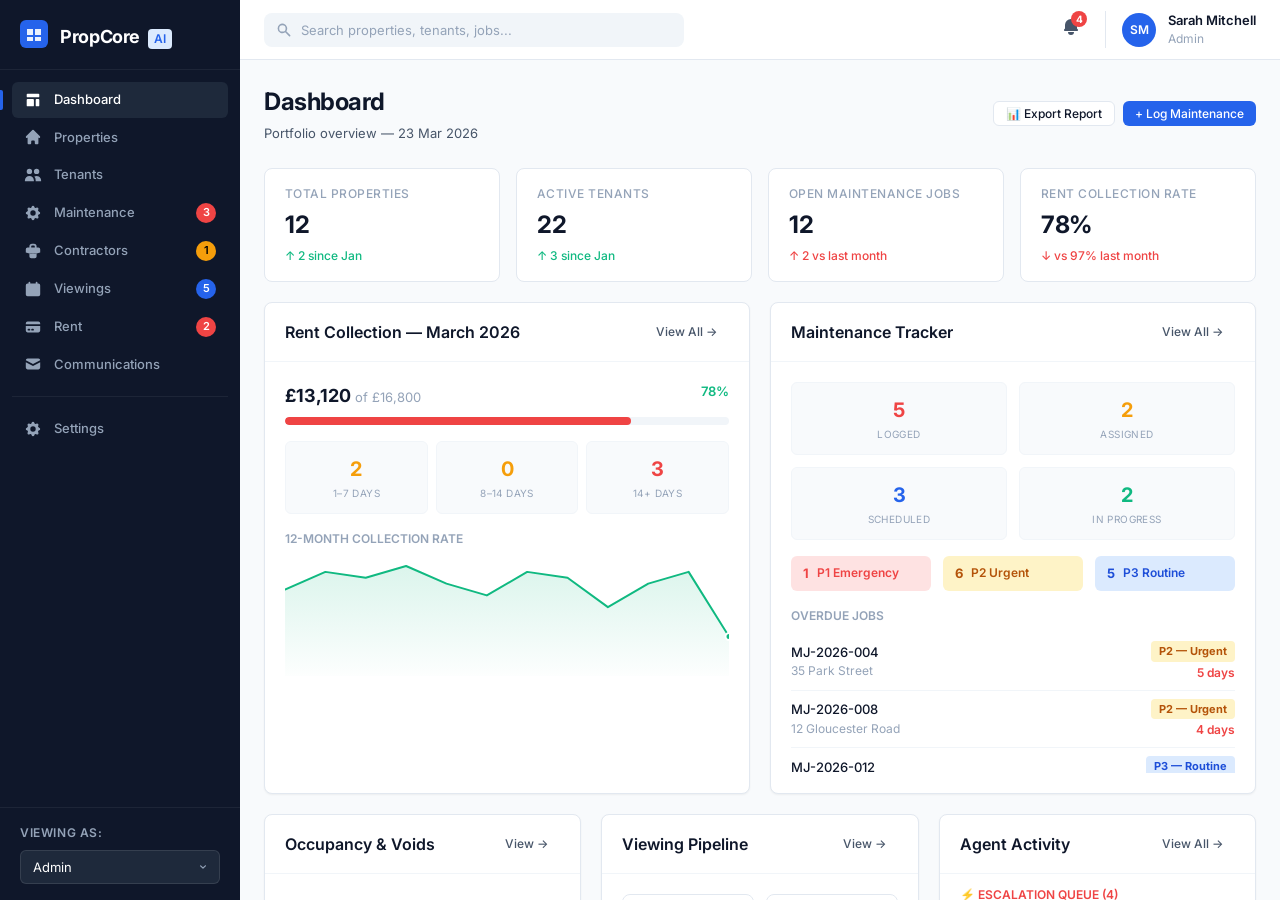
<file: index.html>
<!DOCTYPE html>
<html lang="en">
<head>
  <meta charset="UTF-8">
  <meta name="viewport" content="width=device-width, initial-scale=1.0">
  <meta name="description" content="PropCore AI — Intelligent Property Management Platform">
  <title>PropCore AI — Property Management</title>
  <link rel="preconnect" href="https://fonts.googleapis.com">
  <link rel="preconnect" href="https://fonts.gstatic.com" crossorigin>
  <link href="https://fonts.googleapis.com/css2?family=Inter:wght@400;500;600;700&display=swap" rel="stylesheet">
  <link rel="stylesheet" href="css/variables.css">
  <link rel="stylesheet" href="css/global.css">
  <link rel="stylesheet" href="css/layout.css">
  <link rel="stylesheet" href="css/components.css">
  <link rel="stylesheet" href="css/dashboard.css">
  <link rel="stylesheet" href="css/pages.css">
</head>
<body>
  <div id="app">
    <!-- Sidebar -->
    <aside class="sidebar" id="sidebar">
      <div class="sidebar-header">
        <div class="logo">
          <div class="logo-icon">
            <svg width="28" height="28" viewBox="0 0 28 28" fill="none">
              <rect width="28" height="28" rx="6" fill="var(--primary)"/>
              <path d="M7 9h6v6H7V9zm8 0h6v6h-6V9zM7 17h6v4H7v-4zm8 0h6v4h-6v-4z" fill="white" opacity="0.9"/>
            </svg>
          </div>
          <div class="logo-text">
            <span class="logo-name">PropCore</span>
            <span class="logo-badge">AI</span>
          </div>
        </div>
      </div>
      <nav class="sidebar-nav" id="sidebar-nav">
        <a href="#dashboard" class="nav-item active" data-page="dashboard">
          <svg class="nav-icon" viewBox="0 0 20 20" fill="currentColor"><path d="M3 4a1 1 0 011-1h12a1 1 0 011 1v2a1 1 0 01-1 1H4a1 1 0 01-1-1V4zm0 6a1 1 0 011-1h6a1 1 0 011 1v6a1 1 0 01-1 1H4a1 1 0 01-1-1v-6zm10 0a1 1 0 011-1h2a1 1 0 011 1v6a1 1 0 01-1 1h-2a1 1 0 01-1-1v-6z"/></svg>
          <span>Dashboard</span>
        </a>
        <a href="#properties" class="nav-item" data-page="properties">
          <svg class="nav-icon" viewBox="0 0 20 20" fill="currentColor"><path d="M10.707 2.293a1 1 0 00-1.414 0l-7 7a1 1 0 001.414 1.414L4 10.414V17a1 1 0 001 1h2a1 1 0 001-1v-2a1 1 0 011-1h2a1 1 0 011 1v2a1 1 0 001 1h2a1 1 0 001-1v-6.586l.293.293a1 1 0 001.414-1.414l-7-7z"/></svg>
          <span>Properties</span>
          <span class="nav-badge" id="badge-properties" style="display:none">0</span>
        </a>
        <a href="#tenants" class="nav-item" data-page="tenants">
          <svg class="nav-icon" viewBox="0 0 20 20" fill="currentColor"><path d="M9 6a3 3 0 11-6 0 3 3 0 016 0zm8 0a3 3 0 11-6 0 3 3 0 016 0zm-4.07 11c.046-.327.07-.66.07-1a6.97 6.97 0 00-1.5-4.33A5 5 0 0119 16v1h-6.07zM6 11a5 5 0 015 5v1H1v-1a5 5 0 015-5z"/></svg>
          <span>Tenants</span>
        </a>
        <a href="#maintenance" class="nav-item" data-page="maintenance">
          <svg class="nav-icon" viewBox="0 0 20 20" fill="currentColor"><path fill-rule="evenodd" d="M11.49 3.17c-.38-1.56-2.6-1.56-2.98 0a1.532 1.532 0 01-2.286.948c-1.372-.836-2.942.734-2.106 2.106.54.886.061 2.042-.947 2.287-1.561.379-1.561 2.6 0 2.978a1.532 1.532 0 01.947 2.287c-.836 1.372.734 2.942 2.106 2.106a1.532 1.532 0 012.287.947c.379 1.561 2.6 1.561 2.978 0a1.533 1.533 0 012.287-.947c1.372.836 2.942-.734 2.106-2.106a1.533 1.533 0 01.947-2.287c1.561-.379 1.561-2.6 0-2.978a1.532 1.532 0 01-.947-2.287c.836-1.372-.734-2.942-2.106-2.106a1.532 1.532 0 01-2.287-.947zM10 13a3 3 0 100-6 3 3 0 000 6z" clip-rule="evenodd"/></svg>
          <span>Maintenance</span>
          <span class="nav-badge nav-badge--red" id="badge-maintenance">3</span>
        </a>
        <a href="#contractors" class="nav-item" data-page="contractors">
          <svg class="nav-icon" viewBox="0 0 20 20" fill="currentColor"><path fill-rule="evenodd" d="M6 6V5a3 3 0 013-3h2a3 3 0 013 3v1h2a2 2 0 012 2v3.57A22.952 22.952 0 0110 13a22.95 22.95 0 01-8-1.43V8a2 2 0 012-2h2zm2-1a1 1 0 011-1h2a1 1 0 011 1v1H8V5zm-2 8a23 23 0 004 .44 23 23 0 004-.44v3a2 2 0 01-2 2H8a2 2 0 01-2-2v-3z" clip-rule="evenodd"/></svg>
          <span>Contractors</span>
          <span class="nav-badge nav-badge--amber" id="badge-contractors">1</span>
        </a>
        <a href="#viewings" class="nav-item" data-page="viewings">
          <svg class="nav-icon" viewBox="0 0 20 20" fill="currentColor"><path d="M6 2a1 1 0 00-1 1v1H4a2 2 0 00-2 2v10a2 2 0 002 2h12a2 2 0 002-2V6a2 2 0 00-2-2h-1V3a1 1 0 10-2 0v1H7V3a1 1 0 00-1-1zm0 5a1 1 0 000 2h8a1 1 0 100-2H6z"/></svg>
          <span>Viewings</span>
          <span class="nav-badge" id="badge-viewings">5</span>
        </a>
        <a href="#rent" class="nav-item" data-page="rent">
          <svg class="nav-icon" viewBox="0 0 20 20" fill="currentColor"><path d="M4 4a2 2 0 00-2 2v1h16V6a2 2 0 00-2-2H4z"/><path fill-rule="evenodd" d="M18 9H2v5a2 2 0 002 2h12a2 2 0 002-2V9zM4 13a1 1 0 011-1h1a1 1 0 110 2H5a1 1 0 01-1-1zm5-1a1 1 0 100 2h1a1 1 0 100-2H9z" clip-rule="evenodd"/></svg>
          <span>Rent</span>
          <span class="nav-badge nav-badge--red" id="badge-rent">2</span>
        </a>
        <a href="#communications" class="nav-item" data-page="communications">
          <svg class="nav-icon" viewBox="0 0 20 20" fill="currentColor"><path d="M2.003 5.884L10 9.882l7.997-3.998A2 2 0 0016 4H4a2 2 0 00-1.997 1.884z"/><path d="M18 8.118l-8 4-8-4V14a2 2 0 002 2h12a2 2 0 002-2V8.118z"/></svg>
          <span>Communications</span>
        </a>
        <div class="nav-divider"></div>
        <a href="#settings" class="nav-item" data-page="settings">
          <svg class="nav-icon" viewBox="0 0 20 20" fill="currentColor"><path fill-rule="evenodd" d="M11.49 3.17c-.38-1.56-2.6-1.56-2.98 0a1.532 1.532 0 01-2.286.948c-1.372-.836-2.942.734-2.106 2.106.54.886.061 2.042-.947 2.287-1.561.379-1.561 2.6 0 2.978a1.532 1.532 0 01.947 2.287c-.836 1.372.734 2.942 2.106 2.106a1.532 1.532 0 012.287.947c.379 1.561 2.6 1.561 2.978 0a1.533 1.533 0 012.287-.947c1.372.836 2.942-.734 2.106-2.106a1.533 1.533 0 01.947-2.287c1.561-.379 1.561-2.6 0-2.978a1.532 1.532 0 01-.947-2.287c.836-1.372-.734-2.942-2.106-2.106a1.532 1.532 0 01-2.287-.947zM10 13a3 3 0 100-6 3 3 0 000 6z" clip-rule="evenodd"/></svg>
          <span>Settings</span>
        </a>
      </nav>
      <div class="sidebar-footer">
        <div class="role-switcher" id="role-switcher">
          <label class="role-label">Viewing as:</label>
          <select id="role-select" class="role-select">
            <option value="admin">Admin</option>
            <option value="property_manager">Property Manager</option>
            <option value="maintenance_coordinator">Maintenance Coordinator</option>
            <option value="viewer">Read-only Viewer</option>
          </select>
        </div>
      </div>
    </aside>

    <!-- Main Content -->
    <main class="main-content">
      <!-- Top Bar -->
      <header class="topbar" id="topbar">
        <button class="mobile-menu-btn" id="mobile-menu-btn" aria-label="Toggle menu">
          <svg viewBox="0 0 20 20" fill="currentColor" width="20" height="20"><path fill-rule="evenodd" d="M3 5a1 1 0 011-1h12a1 1 0 110 2H4a1 1 0 01-1-1zm0 5a1 1 0 011-1h12a1 1 0 110 2H4a1 1 0 01-1-1zm0 5a1 1 0 011-1h6a1 1 0 110 2H4a1 1 0 01-1-1z" clip-rule="evenodd"/></svg>
        </button>
        <div class="topbar-search">
          <svg class="search-icon" viewBox="0 0 20 20" fill="currentColor" width="16" height="16"><path fill-rule="evenodd" d="M8 4a4 4 0 100 8 4 4 0 000-8zM2 8a6 6 0 1110.89 3.476l4.817 4.817a1 1 0 01-1.414 1.414l-4.816-4.816A6 6 0 012 8z" clip-rule="evenodd"/></svg>
          <input type="text" class="search-input" id="global-search" placeholder="Search properties, tenants, jobs...">
        </div>
        <div class="topbar-actions">
          <div class="notification-trigger" id="notification-trigger">
            <svg viewBox="0 0 20 20" fill="currentColor" width="20" height="20"><path d="M10 2a6 6 0 00-6 6v3.586l-.707.707A1 1 0 004 14h12a1 1 0 00.707-1.707L16 11.586V8a6 6 0 00-6-6zm0 16a3 3 0 01-3-3h6a3 3 0 01-3 3z"/></svg>
            <span class="notification-count" id="notification-count">4</span>
          </div>
          <div class="notification-dropdown" id="notification-dropdown">
            <div class="notif-header">
              <h3>Notifications</h3>
              <button class="notif-mark-read">Mark all read</button>
            </div>
            <div class="notif-list" id="notif-list"></div>
          </div>
          <div class="user-info">
            <div class="user-avatar">SM</div>
            <div class="user-details">
              <span class="user-name">Sarah Mitchell</span>
              <span class="user-role" id="user-role-label">Admin</span>
            </div>
          </div>
        </div>
      </header>

      <!-- Page Content -->
      <div class="page-content" id="page-content">
        <!-- Dynamically rendered -->
      </div>
    </main>
  </div>

  <script src="js/data/properties.js"></script>
  <script src="js/data/tenants.js"></script>
  <script src="js/data/maintenance.js"></script>
  <script src="js/data/contractors.js"></script>
  <script src="js/data/viewings.js"></script>
  <script src="js/data/rent.js"></script>
  <script src="js/data/activity.js"></script>
  <script src="js/components/components.js"></script>
  <script src="js/pages/dashboard.js"></script>
  <script src="js/pages/properties.js"></script>
  <script src="js/pages/tenants.js"></script>
  <script src="js/pages/maintenance.js"></script>
  <script src="js/pages/contractors.js"></script>
  <script src="js/pages/viewings.js"></script>
  <script src="js/pages/rent.js"></script>
  <script src="js/pages/communications.js"></script>
  <script src="js/pages/settings.js"></script>
  <script src="js/app.js"></script>
</body>
</html>
</file>
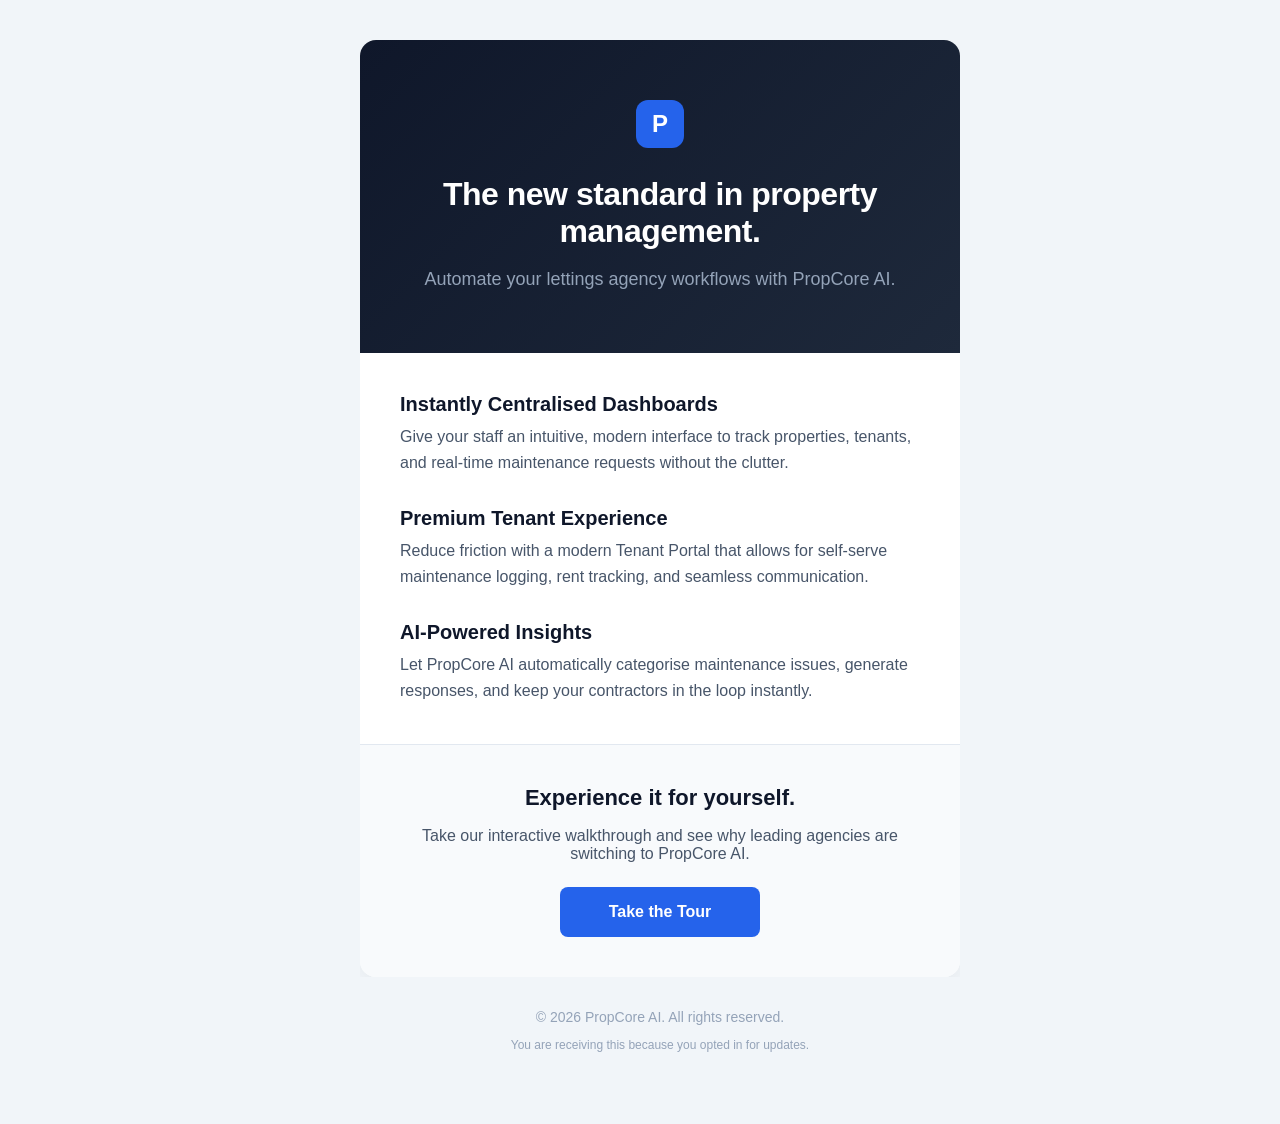
<file: demo-email.html>
<!DOCTYPE html>
<html lang="en">
<head>
  <meta charset="UTF-8">
  <meta name="viewport" content="width=device-width, initial-scale=1.0">
  <title>PropCore AI — The Future of Property Management</title>
  <style>
    /* Reset styles for email clients */
    body, table, td, a { -webkit-text-size-adjust: 100%; -ms-text-size-adjust: 100%; }
    table, td { mso-table-lspace: 0pt; mso-table-rspace: 0pt; }
    img { -ms-interpolation-mode: bicubic; }
    img { border: 0; height: auto; line-height: 100%; outline: none; text-decoration: none; }
    table { border-collapse: collapse !important; }
    body { height: 100% !important; margin: 0 !important; padding: 0 !important; width: 100% !important; }
    a[x-apple-data-detectors] { color: inherit !important; text-decoration: none !important; font-size: inherit !important; font-family: inherit !important; font-weight: inherit !important; line-height: inherit !important; }
    
    /* Custom styles */
    .email-container { max-width: 600px; margin: auto; }
    .email-card { background-color: #ffffff; border-radius: 16px; overflow: hidden; box-shadow: 0 4px 20px rgba(0,0,0,0.05); }
    .hero-bg { background: linear-gradient(135deg, #0f172a 0%, #1e293b 100%); padding: 60px 40px; text-align: center; }
    .hero-icon { margin-bottom: 24px; display: inline-block; }
    .hero-title { color: #ffffff; font-family: -apple-system, BlinkMacSystemFont, 'Segoe UI', Roboto, Helvetica, Arial, sans-serif; font-size: 32px; font-weight: 700; margin: 0 0 16px 0; letter-spacing: -0.5px; }
    .hero-subtitle { color: #94a3b8; font-family: -apple-system, BlinkMacSystemFont, 'Segoe UI', Roboto, Helvetica, Arial, sans-serif; font-size: 18px; line-height: 1.5; margin: 0; }
    
    .content-body { padding: 40px; background-color: #ffffff; }
    .feature-row { margin-bottom: 32px; }
    .feature-title { color: #0f172a; font-family: -apple-system, BlinkMacSystemFont, 'Segoe UI', Roboto, Helvetica, Arial, sans-serif; font-size: 20px; font-weight: 600; margin: 0 0 8px 0; }
    .feature-text { color: #475569; font-family: -apple-system, BlinkMacSystemFont, 'Segoe UI', Roboto, Helvetica, Arial, sans-serif; font-size: 16px; line-height: 1.6; margin: 0; }
    
    .cta-container { text-align: center; padding: 40px; background-color: #f8fafc; border-top: 1px solid #e2e8f0; }
    .btn-primary { background-color: #2563eb; border-radius: 8px; color: #ffffff; display: inline-block; font-family: -apple-system, BlinkMacSystemFont, 'Segoe UI', Roboto, Helvetica, Arial, sans-serif; font-size: 16px; font-weight: 600; line-height: 50px; text-align: center; text-decoration: none; width: 200px; -webkit-text-size-adjust: none; }
    .btn-primary:hover { background-color: #1d4ed8; }
    
    .footer { padding: 30px; text-align: center; }
    .footer-text { color: #94a3b8; font-family: -apple-system, BlinkMacSystemFont, 'Segoe UI', Roboto, Helvetica, Arial, sans-serif; font-size: 14px; line-height: 1.5; margin: 0; }
  </style>
</head>
<body style="background-color: #f1f5f9; margin: 0 !important; padding: 40px 20px !important;">
  <table border="0" cellpadding="0" cellspacing="0" width="100%">
    <tr>
      <td align="center">
        <table border="0" cellpadding="0" cellspacing="0" width="100%" class="email-container">
          <tr>
            <td align="center" class="email-card">
              <!-- Hero Section -->
              <table border="0" cellpadding="0" cellspacing="0" width="100%">
                <tr>
                  <td class="hero-bg">
                    <div class="hero-icon">
                      <!-- Inline SVGs can be tricky in email, using a stylized icon replacement -->
                      <table border="0" cellpadding="0" cellspacing="0">
                        <tr>
                          <td align="center" style="background-color: #2563eb; border-radius: 12px; width: 48px; height: 48px; line-height: 48px; color: #ffffff; font-family: sans-serif; font-weight: bold; font-size: 24px;">P</td>
                        </tr>
                      </table>
                    </div>
                    <h1 class="hero-title">The new standard in property management.</h1>
                    <p class="hero-subtitle">Automate your lettings agency workflows with PropCore AI.</p>
                  </td>
                </tr>
              </table>

              <!-- Body Content -->
              <table border="0" cellpadding="0" cellspacing="0" width="100%">
                <tr>
                  <td class="content-body">
                    <table border="0" cellpadding="0" cellspacing="0" width="100%" class="feature-row">
                      <tr>
                        <td>
                          <h2 class="feature-title">Instantly Centralised Dashboards</h2>
                          <p class="feature-text">Give your staff an intuitive, modern interface to track properties, tenants, and real-time maintenance requests without the clutter.</p>
                        </td>
                      </tr>
                    </table>
                    
                    <table border="0" cellpadding="0" cellspacing="0" width="100%" class="feature-row">
                      <tr>
                        <td>
                          <h2 class="feature-title">Premium Tenant Experience</h2>
                          <p class="feature-text">Reduce friction with a modern Tenant Portal that allows for self-serve maintenance logging, rent tracking, and seamless communication.</p>
                        </td>
                      </tr>
                    </table>
                    
                    <table border="0" cellpadding="0" cellspacing="0" width="100%" style="margin-bottom: 0;">
                      <tr>
                        <td>
                          <h2 class="feature-title">AI-Powered Insights</h2>
                          <p class="feature-text">Let PropCore AI automatically categorise maintenance issues, generate responses, and keep your contractors in the loop instantly.</p>
                        </td>
                      </tr>
                    </table>
                  </td>
                </tr>
              </table>

              <!-- CTA Section -->
              <table border="0" cellpadding="0" cellspacing="0" width="100%">
                <tr>
                  <td class="cta-container">
                    <h3 style="color: #0f172a; font-family: -apple-system, BlinkMacSystemFont, 'Segoe UI', Roboto, sans-serif; font-size: 22px; font-weight: 600; margin: 0 0 16px 0;">Experience it for yourself.</h3>
                    <p style="color: #475569; font-family: -apple-system, BlinkMacSystemFont, 'Segoe UI', Roboto, sans-serif; font-size: 16px; margin: 0 0 24px 0;">Take our interactive walkthrough and see why leading agencies are switching to PropCore AI.</p>
                    <!-- REPLACE "YOUR-LIVE-DOMAIN.com" WITH YOUR ACTUAL URL AFTER DEPLOYING -->
                    <a href="https://kaleidoscopic-boba-6415e1.netlify.app/demo-landing.html" class="btn-primary" target="_blank">Take the Tour</a>
                  </td>
                </tr>
              </table>
            </td>
          </tr>
          
          <!-- Footer -->
          <tr>
            <td class="footer">
              <p class="footer-text">© 2026 PropCore AI. All rights reserved.</p>
              <p class="footer-text" style="font-size: 12px; margin-top: 8px;">You are receiving this because you opted in for updates.</p>
            </td>
          </tr>
        </table>
      </td>
    </tr>
  </table>
</body>
</html>
</file>
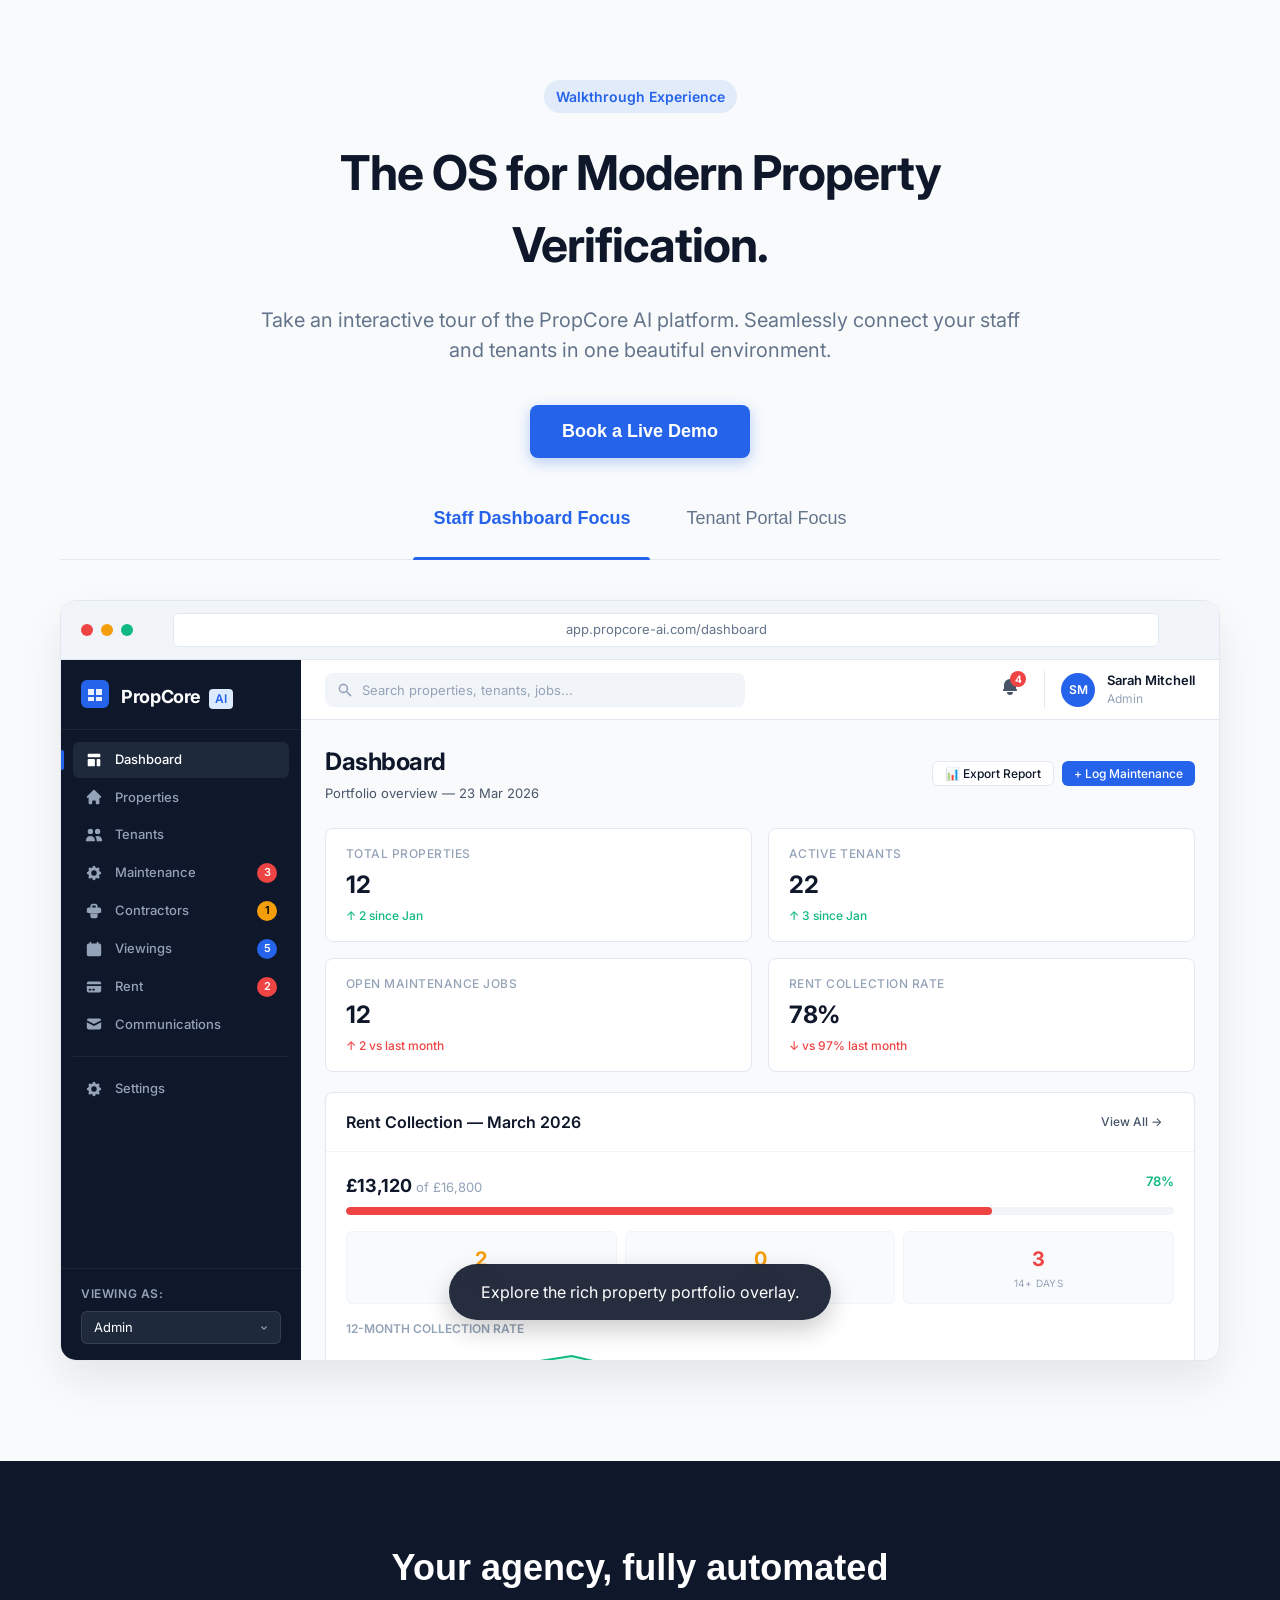
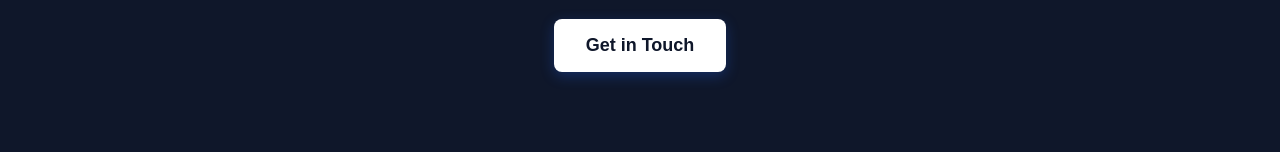
<file: demo-landing.html>
<!DOCTYPE html>
<html lang="en">
<head>
  <meta charset="UTF-8">
  <meta name="viewport" content="width=device-width, initial-scale=1.0">
  <title>PropCore AI — Interactive Demo</title>
  <link rel="preconnect" href="https://fonts.googleapis.com">
  <link rel="preconnect" href="https://fonts.gstatic.com" crossorigin>
  <link href="https://fonts.googleapis.com/css2?family=Inter:wght@400;500;600;700&display=swap" rel="stylesheet">
  <style>
    :root {
      --primary: #2563eb;
      --primary-hover: #1d4ed8;
      --bg: #f8fafc;
      --text: #0f172a;
      --text-muted: #64748b;
      --border: #e2e8f0;
      --font: 'Inter', -apple-system, BlinkMacSystemFont, sans-serif;
    }

    * { box-sizing: border-box; margin: 0; padding: 0; }
    
    body {
      font-family: var(--font);
      background-color: var(--bg);
      color: var(--text);
      line-height: 1.5;
      -webkit-font-smoothing: antialiased;
    }

    /* ====== HERO ====== */
    .hero {
      text-align: center;
      padding: 80px 20px 40px;
      max-width: 800px;
      margin: 0 auto;
    }
    
    .badge {
      display: inline-block;
      padding: 6px 12px;
      background: rgba(37, 99, 235, 0.1);
      color: var(--primary);
      border-radius: 20px;
      font-size: 14px;
      font-weight: 600;
      margin-bottom: 24px;
    }

    .hero h1 {
      font-size: 48px;
      letter-spacing: -1px;
      font-weight: 700;
      margin-bottom: 24px;
      color: #0f172a;
    }

    .hero p {
      font-size: 20px;
      color: var(--text-muted);
      margin-bottom: 40px;
    }

    .cta-btn {
      display: inline-block;
      background-color: var(--primary);
      color: white;
      text-decoration: none;
      padding: 16px 32px;
      border-radius: 8px;
      font-weight: 600;
      font-size: 18px;
      transition: background-color 0.2s, transform 0.2s;
      box-shadow: 0 4px 14px rgba(37, 99, 235, 0.3);
      border: none;
      cursor: pointer;
    }

    .cta-btn:hover {
      background-color: var(--primary-hover);
      transform: translateY(-2px);
    }

    /* ====== INTERACTIVE TOUR ====== */
    .tour-section {
      max-width: 1200px;
      margin: 0 auto 100px;
      padding: 0 20px;
    }

    .tour-controls {
      display: flex;
      justify-content: center;
      gap: 16px;
      margin-bottom: 40px;
      border-bottom: 1px solid var(--border);
      padding-bottom: 20px;
    }

    .tour-tab {
      background: transparent;
      border: none;
      font-size: 18px;
      font-weight: 500;
      color: var(--text-muted);
      cursor: pointer;
      position: relative;
      padding: 10px 20px;
      transition: color 0.2s;
    }

    .tour-tab:hover {
      color: var(--text);
    }

    .tour-tab.active {
      color: var(--primary);
      font-weight: 600;
    }

    .tour-tab.active::after {
      content: '';
      position: absolute;
      bottom: -21px;
      left: 0;
      width: 100%;
      height: 3px;
      background-color: var(--primary);
      border-radius: 3px 3px 0 0;
    }

    .tour-container {
      background: white;
      border-radius: 16px;
      box-shadow: 0 20px 40px rgba(0,0,0,0.08);
      overflow: hidden;
      display: flex;
      flex-direction: column;
      border: 1px solid var(--border);
    }

    .browser-header {
      background: #f1f5f9;
      padding: 12px 20px;
      display: flex;
      align-items: center;
      border-bottom: 1px solid var(--border);
    }

    .browser-dots {
      display: flex;
      gap: 8px;
    }

    .dot {
      width: 12px;
      height: 12px;
      border-radius: 50%;
    }
    .dot.red { background: #ef4444; }
    .dot.yellow { background: #f59e0b; }
    .dot.green { background: #10b981; }

    .browser-url {
      flex-grow: 1;
      text-align: center;
      margin: 0 40px;
      background: white;
      border-radius: 6px;
      padding: 6px 0;
      font-size: 13px;
      color: var(--text-muted);
      border: 1px solid #e2e8f0;
    }

    .iframe-wrapper {
      position: relative;
      width: 100%;
      height: 700px;
    }

    iframe {
      width: 100%;
      height: 100%;
      border: none;
    }

    .overlay-message {
      position: absolute;
      bottom: 40px;
      left: 50%;
      transform: translateX(-50%);
      background: rgba(15, 23, 42, 0.9);
      color: white;
      padding: 16px 32px;
      border-radius: 30px;
      font-size: 16px;
      backdrop-filter: blur(10px);
      box-shadow: 0 10px 25px rgba(0,0,0,0.2);
      pointer-events: none;
      opacity: 0;
      transition: opacity 0.5s ease;
      white-space: nowrap;
    }

    .overlay-message.visible {
      opacity: 1;
    }

    /* ====== BOTTOM CTA ====== */
    .bottom-cta {
      background: #0f172a;
      padding: 80px 20px;
      text-align: center;
      color: white;
      font-family: 'Poppins', sans-serif; /* new font */
    }

    .bottom-cta h2 {
      font-size: 36px;
      margin-bottom: 24px;
      font-family: 'Poppins', sans-serif; /* new font */
    }

    .bottom-cta .cta-btn {
      font-family: 'Poppins', sans-serif; /* new font for button */
    }

    .bottom-cta p {
      font-size: 18px;
      color: #94a3b8;
      max-width: 600px;
      margin: 0 auto 40px;
    }

    /* Modal */
    .modal-overlay {
      position: fixed;
      top: 0;
      left: 0;
      width: 100%;
      height: 100%;
      background: rgba(15, 23, 42, 0.6);
      backdrop-filter: blur(4px);
      display: flex;
      align-items: center;
      justify-content: center;
      opacity: 0;
      pointer-events: none;
      transition: opacity 0.3s ease;
      z-index: 1000;
    }

    .modal-overlay.active {
      opacity: 1;
      pointer-events: auto;
    }

    .modal-content {
      background: white;
      padding: 40px;
      border-radius: 16px;
      max-width: 400px;
      width: 90%;
      text-align: center;
      box-shadow: 0 25px 50px -12px rgba(0,0,0,0.25);
      transform: translateY(20px);
      transition: transform 0.3s ease;
    }

    .modal-overlay.active .modal-content {
      transform: translateY(0);
    }

    .modal-content h3 {
      font-size: 24px;
      margin-bottom: 16px;
      color: #0f172a;
    }

    .modal-content p {
      color: var(--text-muted);
      margin-bottom: 24px;
    }

    .form-group {
      margin-bottom: 16px;
      text-align: left;
    }
    .form-group label {
      display: block;
      font-size: 14px;
      font-weight: 500;
      margin-bottom: 8px;
    }
    .form-group input {
      width: 100%;
      padding: 12px;
      border: 1px solid var(--border);
      border-radius: 8px;
      outline: none;
      transition: border-color 0.2s;
    }
    .form-group input:focus {
      border-color: var(--primary);
    }

    .close-modal {
      display: block;
      width: 100%;
      margin-top: 16px;
      background: transparent;
      border: none;
      color: var(--text-muted);
      cursor: pointer;
      font-weight: 500;
    }
    .close-modal:hover {
      color: var(--text);
    }

    @media (max-width: 768px) {
      .hero h1 { font-size: 36px; }
      .tour-controls { flex-direction: column; align-items: center; gap: 8px; }
      .tour-tab::after { display: none; }
      .iframe-wrapper { height: 500px; }
    }
  </style>
</head>
<body>

  <!-- Hero -->
  <header class="hero">
    <div class="badge">Walkthrough Experience</div>
    <h1>The OS for Modern Property Verification.</h1>
    <p>Take an interactive tour of the PropCore AI platform. Seamlessly connect your staff and tenants in one beautiful environment.</p>
    <button class="cta-btn trigger-modal">Book a Live Demo</button>
  </header>

  <!-- Interactive Tour -->
  <section class="tour-section">
    <div class="tour-controls">
      <button class="tour-tab active" data-target="staff">Staff Dashboard Focus</button>
      <button class="tour-tab" data-target="tenant">Tenant Portal Focus</button>
    </div>

    <div class="tour-container">
      <div class="browser-header">
        <div class="browser-dots">
          <div class="dot red"></div>
          <div class="dot yellow"></div>
          <div class="dot green"></div>
        </div>
        <div class="browser-url" id="browser-url">app.propcore-ai.com/dashboard</div>
      </div>
      <div class="iframe-wrapper">
        <iframe id="demo-iframe" src="index.html"></iframe>
        <div class="overlay-message" id="overlay-msg"></div>
      </div>
    </div>
  </section>

  <!-- Bottom CTA -->
  <section class="bottom-cta">
    <h2>Your agency, fully automated</h2>
    <button class="cta-btn trigger-modal" style="background-color: white; color: #0f172a;">Get in Touch</button>
  </section>

  <!-- Modal -->
  <div class="modal-overlay" id="demo-modal">
    <div class="modal-content">
      <h3>Book Your Demo</h3>
      <p>Leave your details and our team will get back to you shortly.</p>
      <form id="demo-form" name="contact" method="POST" data-netlify="true">
        <div class="form-group">
          <label>Work Email</label>
          <input type="email" name="email" placeholder="jane@agency.com" required>
        </div>
        <div class="form-group">
          <label>Agency Name</label>
          <input type="text" name="agency" placeholder="Acme Estates" required>
        </div>
        <button type="submit" class="cta-btn" style="width: 100%; margin-top: 10px;">Submit Request</button>
      </form>
      <div id="form-success" style="display: none; text-align: center; padding: 20px 0;">
        <h3 style="color: #10b981; margin-bottom: 10px;">Thank You!</h3>
        <p>Your request has been received. Our team will be in touch shortly to schedule a call.</p>
        <button class="cta-btn close-success" style="margin-top: 15px;">Close</button>
      </div>
      <button class="close-modal" id="close-modal">Cancel</button>
    </div>
  </div>

  <script>
    // Tab Switching Logic
    const tabs = document.querySelectorAll('.tour-tab');
    const iframe = document.getElementById('demo-iframe');
    const urlBar = document.getElementById('browser-url');
    const overlayMsg = document.getElementById('overlay-msg');

    const tourData = {
      staff: {
        src: 'index.html',
        url: 'app.propcore-ai.com/dashboard',
        messages: [
          "Explore the rich property portfolio overlay.",
          "Track real-time maintenance requests seamlessly.",
          "Everything in one elegant, modern interface."
        ]
      },
      tenant: {
        src: 'tenant-portal.html',
        url: 'tenant.propcore-ai.com/home',
        messages: [
          "A stunning portal designed specifically for your tenants.",
          "Easy rent payments and automated issue reporting.",
          "Instantly reduce redundant emails and calls."
        ]
      }
    };

    let messageInterval;

    function showOverlayMessages(messages) {
      clearInterval(messageInterval);
      let index = 0;
      
      const changeMessage = () => {
        if (index >= messages.length) {
          clearInterval(messageInterval);
          setTimeout(() => {
            overlayMsg.classList.remove('visible');
          }, 4000);
          return;
        }
        
        overlayMsg.classList.remove('visible');
        setTimeout(() => {
          overlayMsg.textContent = messages[index];
          overlayMsg.classList.add('visible');
          index++;
        }, 500);
      };

      changeMessage();
      messageInterval = setInterval(changeMessage, 4000);
    }

    tabs.forEach(tab => {
      tab.addEventListener('click', () => {
        // Update active state
        tabs.forEach(t => t.classList.remove('active'));
        tab.classList.add('active');

        // Update iframe and UI
        const target = tab.getAttribute('data-target');
        const data = tourData[target];
        
        iframe.src = data.src;
        urlBar.textContent = data.url;
        
        // Restart messages
        showOverlayMessages(data.messages);
      });
    });

    // Start initial messages
    showOverlayMessages(tourData.staff.messages);

    // Modal Logic
    const triggers = document.querySelectorAll('.trigger-modal');
    const modal = document.getElementById('demo-modal');
    const closeBtn = document.getElementById('close-modal');

    triggers.forEach(btn => {
      btn.addEventListener('click', () => {
        modal.classList.add('active');
      });
    });

    closeBtn.addEventListener('click', () => {
      modal.classList.remove('active');
    });

    modal.addEventListener('click', (e) => {
      if (e.target === modal) {
        modal.classList.remove('active');
      }
    });

    // Form AJAX Submission logic
    const demoForm = document.getElementById('demo-form');
    const formSuccess = document.getElementById('form-success');
    const closeSuccessBtn = document.querySelector('.close-success');

    if (demoForm) {
      demoForm.addEventListener('submit', function(e) {
        e.preventDefault();
        
        const submitBtn = demoForm.querySelector('button[type="submit"]');
        const originalText = submitBtn.textContent;
        submitBtn.textContent = 'Submitting...';
        submitBtn.disabled = true;

        const formData = new FormData(demoForm);

        fetch('/', {
          method: 'POST',
          headers: { "Content-Type": "application/x-www-form-urlencoded" },
          body: new URLSearchParams(formData).toString()
        })
        .then(() => {
          // Hide form and show success message
          demoForm.style.display = 'none';
          formSuccess.style.display = 'block';
        })
        .catch((error) => {
          alert('There was an error submitting the form. Please try again.');
          submitBtn.textContent = originalText;
          submitBtn.disabled = false;
        });
      });
    }

    if (closeSuccessBtn) {
      closeSuccessBtn.addEventListener('click', () => {
        modal.classList.remove('active');
        
        // Reset the form state after modal fades out
        setTimeout(() => {
          demoForm.reset();
          demoForm.style.display = 'block';
          formSuccess.style.display = 'none';
          const submitBtn = demoForm.querySelector('button[type="submit"]');
          if (submitBtn) {
            submitBtn.textContent = 'Submit Request';
            submitBtn.disabled = false;
          }
        }, 300);
      });
    }
  </script>
</body>
</html>
</file>
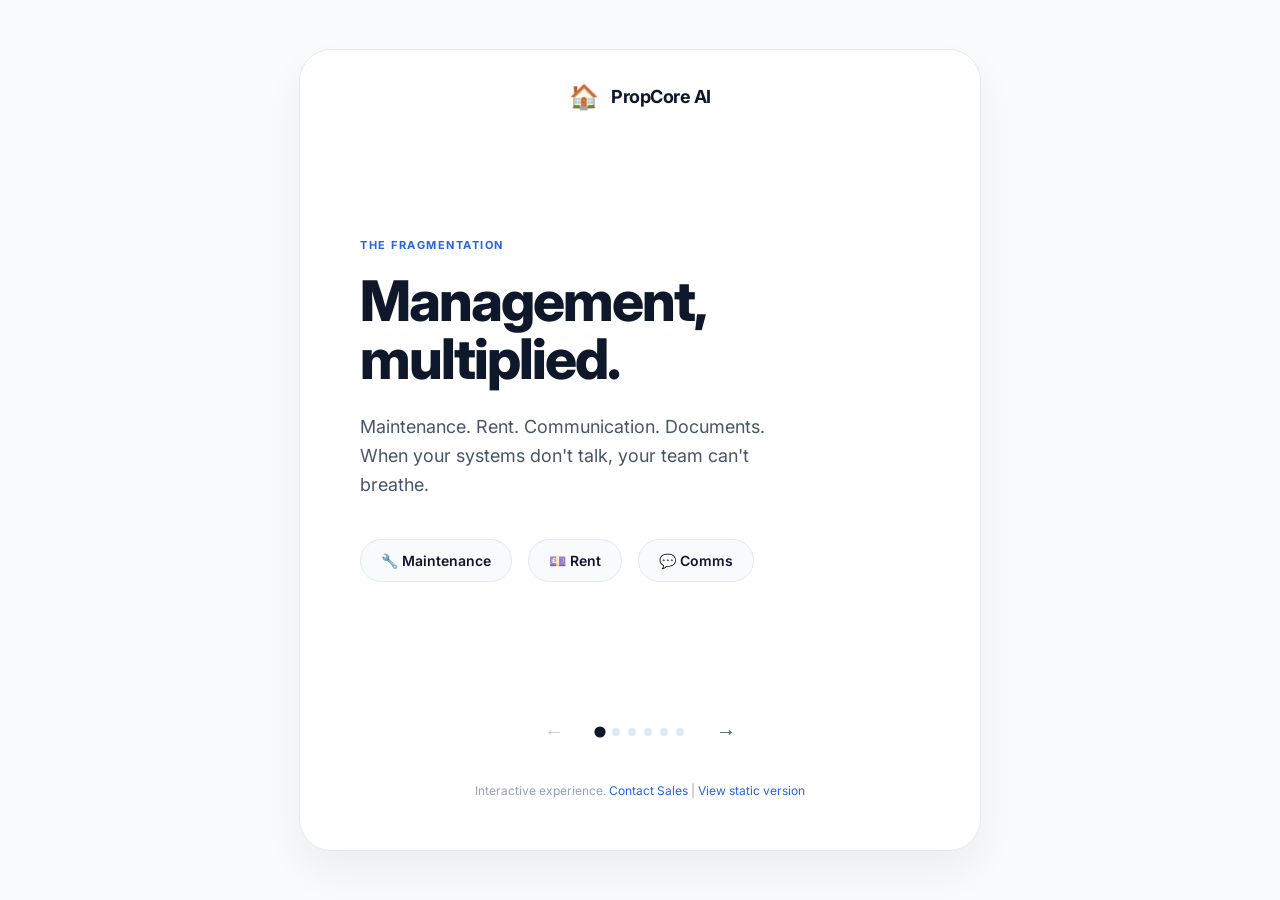
<file: email-experience.html>
<!DOCTYPE html>
<html lang="en">
<head>
  <meta charset="UTF-8">
  <meta name="viewport" content="width=device-width, initial-scale=1.0">
  <title>Experience PropCore AI</title>
  <link rel="preconnect" href="https://fonts.googleapis.com">
  <link href="https://fonts.googleapis.com/css2?family=Inter:wght@400;500;600;700;800&display=swap" rel="stylesheet">
  <link rel="stylesheet" href="css/variables.css">
  <link rel="stylesheet" href="css/email-experience.css">
</head>
<body>
  <div class="email-container">
    <header class="email-header">
      <div class="brand">
        <span class="brand-icon">🏠</span>
        <span class="brand-name">PropCore AI</span>
      </div>
    </header>

    <div class="slideshow" id="slideshow">
      <!-- Slide 1: The Problem -->
      <section class="slide active" data-index="0">
        <div class="slide-content">
          <span class="badge">The Fragmentation</span>
          <h1 class="headline">Management,<br>multiplied.</h1>
          <p class="subcopy">Maintenance. Rent. Communication. Documents. When your systems don't talk, your team can't breathe.</p>
          <div class="illustration-gap">
            <div class="bubble bubble-1">🔧 Maintenance</div>
            <div class="bubble bubble-2">💷 Rent</div>
            <div class="bubble bubble-3">💬 Comms</div>
          </div>
        </div>
      </section>

      <!-- Slide 2: The Pain -->
      <section class="slide" data-index="1">
        <div class="slide-content">
          <span class="badge">The Pain</span>
          <h1 class="headline">The cost of<br>the gap.</h1>
          <p class="subcopy">Delayed repairs lead to tenant frustration. Contractor chasing leads to wasted hours. Fragmented data leads to missed revenue.</p>
          <ul class="pain-list">
            <li><span>✕</span> Slow contractor updates</li>
            <li><span>✕</span> Unclear status for residents</li>
            <li><span>✕</span> Rent collection delays</li>
          </ul>
        </div>
      </section>

      <!-- Slide 3: The Solution -->
      <section class="slide" data-index="2">
        <div class="slide-content">
          <span class="badge badge-success">The Solution</span>
          <h1 class="headline">PropCore AI.<br>Unified.</h1>
          <p class="subcopy">One clean dashboard for every job, payment, and message. AI-powered automation that resolves issues before they escalate.</p>
          <div class="hero-image-container">
            <img src="hero-ui.png" alt="PropCore Dashboard UI" class="hero-img">
          </div>
        </div>
      </section>

      <!-- Slide 4: The Benefit -->
      <section class="slide" data-index="3">
        <div class="slide-content">
          <span class="badge">The Benefit</span>
          <h1 class="headline">Speed is the<br>new standard.</h1>
          <p class="subcopy">Fewer missed tasks. Faster responses. Higher tenant satisfaction. Operational excellence, delivered daily.</p>
          <div class="stat-grid">
            <div class="stat-item">
              <span class="stat-val">3.5x</span>
              <span class="stat-lab">Faster Resolution</span>
            </div>
            <div class="stat-item">
              <span class="stat-val">98%</span>
              <span class="stat-lab">Tenant Satisfaction</span>
            </div>
          </div>
        </div>
      </section>

      <!-- Slide 5: The Proof -->
      <section class="slide" data-index="4">
        <div class="slide-content">
          <span class="badge">The Proof</span>
          <h1 class="headline">Clarity,<br>at every level.</h1>
          <p class="subcopy">Real-time status tracking and automated audit trails. No more manual follow-ups or lost visibility.</p>
          <div class="proof-card">
            <div class="proof-line">
              <span class="dot dot-success"></span>
              <span class="proof-text">Boiler Service Scheduled</span>
            </div>
            <div class="proof-line">
              <span class="dot dot-primary"></span>
              <span class="proof-text">Rent Collection Verified</span>
            </div>
            <div class="proof-line">
              <span class="dot dot-primary"></span>
              <span class="proof-text">Tenant Inquiry Resolved</span>
            </div>
          </div>
        </div>
      </section>

      <!-- Slide 6: The CTA -->
      <section class="slide" data-index="5">
        <div class="slide-content centeralign">
          <h1 class="headline">The future of<br>management.</h1>
          <p class="subcopy">Join 500+ agencies scaling with PropCore AI.</p>
          <div class="cta-actions">
            <a href="index.html" class="btn-primary">Explore Platform</a>
            <a href="#" class="btn-secondary">Book a Demo</a>
          </div>
        </div>
      </section>
    </div>

    <footer class="email-footer">
      <div class="nav-controls">
        <button class="nav-btn" id="prevBtn" aria-label="Previous slide">←</button>
        <div class="dots" id="dots">
          <!-- Dots generated by JS -->
        </div>
        <button class="nav-btn" id="nextBtn" aria-label="Next slide">→</button>
      </div>
      <div class="fallback-note">
        <p>Interactive experience. <a href="mailto:hello@propcoreAI.com">Contact Sales</a> | <a href="#">View static version</a></p>
      </div>
    </footer>
  </div>

  <script>
    const slides = document.querySelectorAll('.slide');
    const dotsContainer = document.getElementById('dots');
    const prevBtn = document.getElementById('prevBtn');
    const nextBtn = document.getElementById('nextBtn');
    let currentIndex = 0;

    // Generate dots
    slides.forEach((_, i) => {
      const dot = document.createElement('div');
      dot.classList.add('dot-nav');
      if (i === 0) dot.classList.add('active');
      dot.addEventListener('click', () => goToSlide(i));
      dotsContainer.appendChild(dot);
    });

    const dots = document.querySelectorAll('.dot-nav');

    function updateNav() {
      slides.forEach((s, i) => {
        s.classList.toggle('active', i === currentIndex);
        dots[i].classList.toggle('active', i === currentIndex);
      });
      prevBtn.style.opacity = currentIndex === 0 ? '0.3' : '1';
      nextBtn.style.opacity = currentIndex === slides.length - 1 ? '0.3' : '1';
    }

    function goToSlide(index) {
      if (index < 0 || index >= slides.length) return;
      currentIndex = index;
      updateNav();
    }

    prevBtn.addEventListener('click', () => goToSlide(currentIndex - 1));
    nextBtn.addEventListener('click', () => goToSlide(currentIndex + 1));

    // Keyboard navigation
    document.addEventListener('keydown', (e) => {
      if (e.key === 'ArrowLeft') goToSlide(currentIndex - 1);
      if (e.key === 'ArrowRight') goToSlide(currentIndex + 1);
    });

    // Touch support (simple)
    let startX = 0;
    document.getElementById('slideshow').addEventListener('touchstart', (e) => startX = e.touches[0].clientX);
    document.getElementById('slideshow').addEventListener('touchend', (e) => {
      let diff = startX - e.changedTouches[0].clientX;
      if (Math.abs(diff) > 50) {
        goToSlide(diff > 0 ? currentIndex + 1 : currentIndex - 1);
      }
    });

    updateNav();
  </script>
</body>
</html>
</file>
<file: css/variables.css>
/* ===== PropCore AI — Design Tokens ===== */
:root {
  /* Primary */
  --primary: #2563eb;
  --primary-hover: #1d4ed8;
  --primary-light: #dbeafe;
  --primary-50: #eff6ff;

  /* Neutrals */
  --bg: #f8fafc;
  --bg-card: #ffffff;
  --bg-sidebar: #0f172a;
  --bg-sidebar-hover: #1e293b;
  --bg-sidebar-active: #1e293b;
  --bg-topbar: #ffffff;
  --bg-input: #f1f5f9;
  --bg-hover: #f1f5f9;

  --border: #e2e8f0;
  --border-light: #f1f5f9;

  --text: #0f172a;
  --text-secondary: #475569;
  --text-muted: #94a3b8;
  --text-inverse: #ffffff;
  --text-sidebar: #94a3b8;
  --text-sidebar-active: #ffffff;

  /* Status Colours — Green / Amber / Red */
  --status-good: #10b981;
  --status-good-bg: #d1fae5;
  --status-good-text: #065f46;
  --status-warning: #f59e0b;
  --status-warning-bg: #fef3c7;
  --status-warning-text: #92400e;
  --status-urgent: #ef4444;
  --status-urgent-bg: #fee2e2;
  --status-urgent-text: #991b1b;

  /* Priority */
  --p1: #ef4444;
  --p1-bg: #fee2e2;
  --p2: #f59e0b;
  --p2-bg: #fef3c7;
  --p3: #3b82f6;
  --p3-bg: #dbeafe;

  /* Agent colours */
  --agent-tenant: #8b5cf6;
  --agent-maintenance: #f59e0b;
  --agent-rent: #10b981;
  --agent-contractor: #3b82f6;
  --agent-viewings: #ec4899;

  /* Typography */
  --font: 'Inter', -apple-system, BlinkMacSystemFont, 'Segoe UI', sans-serif;
  --text-xs: 0.75rem;
  --text-sm: 0.8125rem;
  --text-base: 0.875rem;
  --text-md: 1rem;
  --text-lg: 1.125rem;
  --text-xl: 1.25rem;
  --text-2xl: 1.5rem;
  --text-3xl: 1.875rem;

  /* Spacing */
  --space-1: 0.25rem;
  --space-2: 0.5rem;
  --space-3: 0.75rem;
  --space-4: 1rem;
  --space-5: 1.25rem;
  --space-6: 1.5rem;
  --space-8: 2rem;
  --space-10: 2.5rem;
  --space-12: 3rem;

  /* Layout */
  --sidebar-width: 240px;
  --topbar-height: 60px;
  --radius: 8px;
  --radius-sm: 6px;
  --radius-lg: 12px;

  /* Shadows */
  --shadow-sm: 0 1px 2px rgba(0,0,0,0.05);
  --shadow: 0 1px 3px rgba(0,0,0,0.1), 0 1px 2px rgba(0,0,0,0.06);
  --shadow-md: 0 4px 6px -1px rgba(0,0,0,0.1), 0 2px 4px -1px rgba(0,0,0,0.06);
  --shadow-lg: 0 10px 15px -3px rgba(0,0,0,0.1), 0 4px 6px -2px rgba(0,0,0,0.05);

  /* Transitions */
  --transition: 150ms ease;
}
</file>
<file: css/global.css>
/* ===== PropCore AI — Global Reset & Base ===== */
*, *::before, *::after { box-sizing: border-box; margin: 0; padding: 0; }

html, body { height: 100%; width: 100%; }
html { font-size: 16px; -webkit-font-smoothing: antialiased; -moz-osx-font-smoothing: grayscale; }

body {
  font-family: var(--font);
  font-size: var(--text-base);
  color: var(--text);
  background: var(--bg);
  line-height: 1.5;
  overflow: hidden;
}

a { color: inherit; text-decoration: none; }
button { font-family: inherit; cursor: pointer; border: none; background: none; }
input, select, textarea { font-family: inherit; font-size: inherit; }
img { max-width: 100%; display: block; }
table { border-collapse: collapse; width: 100%; }
ul, ol { list-style: none; }

/* Scrollbar */
::-webkit-scrollbar { width: 6px; height: 6px; }
::-webkit-scrollbar-track { background: transparent; }
::-webkit-scrollbar-thumb { background: var(--text-muted); border-radius: 3px; }
::-webkit-scrollbar-thumb:hover { background: var(--text-secondary); }

/* Selection */
::selection { background: var(--primary-light); color: var(--primary-hover); }
</file>
<file: css/layout.css>
/* ===== PropCore AI — Layout: Sidebar + Topbar ===== */

#app {
  display: flex;
  height: 100%;
  width: 100%;
  overflow: hidden;
}

/* ---- Sidebar ---- */
.sidebar {
  width: var(--sidebar-width);
  min-width: var(--sidebar-width);
  height: 100%;
  background: var(--bg-sidebar);
  display: flex;
  flex-direction: column;
  z-index: 100;
  transition: transform var(--transition);
}

.sidebar-header {
  padding: var(--space-5) var(--space-5) var(--space-4);
  border-bottom: 1px solid rgba(255,255,255,0.06);
}

.logo {
  display: flex;
  align-items: center;
  gap: var(--space-3);
}

.logo-icon { flex-shrink: 0; }

.logo-text { display: flex; align-items: baseline; gap: var(--space-2); }

.logo-name {
  font-size: var(--text-lg);
  font-weight: 700;
  color: var(--text-inverse);
  letter-spacing: -0.02em;
}

.logo-badge {
  font-size: var(--text-xs);
  font-weight: 600;
  color: var(--primary);
  background: var(--primary-light);
  padding: 1px 6px;
  border-radius: 4px;
}

/* Nav */
.sidebar-nav {
  flex: 1;
  padding: var(--space-3) var(--space-3);
  overflow-y: auto;
  display: flex;
  flex-direction: column;
  gap: 2px;
}

.nav-item {
  display: flex;
  align-items: center;
  gap: var(--space-3);
  padding: var(--space-2) var(--space-3);
  border-radius: var(--radius-sm);
  color: var(--text-sidebar);
  font-size: var(--text-sm);
  font-weight: 500;
  transition: background var(--transition), color var(--transition);
  position: relative;
}

.nav-item:hover {
  background: var(--bg-sidebar-hover);
  color: var(--text-sidebar-active);
}

.nav-item.active {
  background: var(--bg-sidebar-active);
  color: var(--text-sidebar-active);
}

.nav-item.active::before {
  content: '';
  position: absolute;
  left: -12px;
  top: 50%;
  transform: translateY(-50%);
  width: 3px;
  height: 20px;
  background: var(--primary);
  border-radius: 0 2px 2px 0;
}

.nav-icon { width: 18px; height: 18px; flex-shrink: 0; }

.nav-badge {
  margin-left: auto;
  font-size: 11px;
  font-weight: 600;
  min-width: 20px;
  height: 20px;
  display: flex;
  align-items: center;
  justify-content: center;
  border-radius: 10px;
  background: var(--primary);
  color: white;
  padding: 0 6px;
}

.nav-badge--red { background: var(--status-urgent); }
.nav-badge--amber { background: var(--status-warning); color: #000; }

.nav-divider {
  height: 1px;
  background: rgba(255,255,255,0.06);
  margin: var(--space-3) 0;
}

/* Sidebar Footer — Role Switcher */
.sidebar-footer {
  padding: var(--space-4) var(--space-5);
  border-top: 1px solid rgba(255,255,255,0.06);
}

.role-label {
  display: block;
  font-size: var(--text-xs);
  color: var(--text-muted);
  margin-bottom: var(--space-2);
  text-transform: uppercase;
  letter-spacing: 0.05em;
  font-weight: 600;
}

.role-select {
  width: 100%;
  padding: var(--space-2) var(--space-3);
  background: var(--bg-sidebar-hover);
  color: var(--text-inverse);
  border: 1px solid rgba(255,255,255,0.1);
  border-radius: var(--radius-sm);
  font-size: var(--text-sm);
  appearance: none;
  cursor: pointer;
  background-image: url("data:image/svg+xml,%3Csvg xmlns='http://www.w3.org/2000/svg' width='12' height='12' fill='%2394a3b8' viewBox='0 0 20 20'%3E%3Cpath d='M5.293 7.293a1 1 0 011.414 0L10 10.586l3.293-3.293a1 1 0 111.414 1.414l-4 4a1 1 0 01-1.414 0l-4-4a1 1 0 010-1.414z'/%3E%3C/svg%3E");
  background-repeat: no-repeat;
  background-position: right 10px center;
  padding-right: 28px;
}

.role-select option { background: var(--bg-sidebar); }

/* ---- Main Content ---- */
.main-content {
  flex: 1;
  display: flex;
  flex-direction: column;
  min-width: 0;
  overflow: hidden;
}

/* ---- Top Bar ---- */
.topbar {
  height: var(--topbar-height);
  min-height: var(--topbar-height);
  background: var(--bg-topbar);
  border-bottom: 1px solid var(--border);
  display: flex;
  align-items: center;
  padding: 0 var(--space-6);
  gap: var(--space-4);
  z-index: 50;
}

.mobile-menu-btn {
  display: none;
  padding: var(--space-2);
  border-radius: var(--radius-sm);
  color: var(--text-secondary);
}

.mobile-menu-btn:hover { background: var(--bg-hover); }

.topbar-search {
  position: relative;
  flex: 1;
  max-width: 420px;
}

.search-icon {
  position: absolute;
  left: 12px;
  top: 50%;
  transform: translateY(-50%);
  color: var(--text-muted);
  pointer-events: none;
}

.search-input {
  width: 100%;
  padding: var(--space-2) var(--space-3) var(--space-2) 36px;
  background: var(--bg-input);
  border: 1px solid transparent;
  border-radius: var(--radius);
  color: var(--text);
  font-size: var(--text-sm);
  transition: border var(--transition), background var(--transition);
}

.search-input:focus {
  outline: none;
  border-color: var(--primary);
  background: var(--bg-card);
}

.search-input::placeholder { color: var(--text-muted); }

.topbar-actions {
  display: flex;
  align-items: center;
  gap: var(--space-4);
  margin-left: auto;
}

/* Notifications */
.notification-trigger {
  position: relative;
  padding: var(--space-2);
  border-radius: var(--radius-sm);
  cursor: pointer;
  color: var(--text-secondary);
  transition: background var(--transition);
}

.notification-trigger:hover { background: var(--bg-hover); }

.notification-count {
  position: absolute;
  top: 2px;
  right: 2px;
  min-width: 16px;
  height: 16px;
  font-size: 10px;
  font-weight: 700;
  display: flex;
  align-items: center;
  justify-content: center;
  background: var(--status-urgent);
  color: white;
  border-radius: 8px;
  padding: 0 4px;
}

.notification-dropdown {
  position: absolute;
  top: calc(var(--topbar-height) - 4px);
  right: var(--space-6);
  width: 380px;
  max-height: 460px;
  background: var(--bg-card);
  border: 1px solid var(--border);
  border-radius: var(--radius-lg);
  box-shadow: var(--shadow-lg);
  z-index: 200;
  display: none;
  flex-direction: column;
  overflow: hidden;
}

.notification-dropdown.open { display: flex; }

.notif-header {
  display: flex;
  justify-content: space-between;
  align-items: center;
  padding: var(--space-4) var(--space-5);
  border-bottom: 1px solid var(--border);
}

.notif-header h3 {
  font-size: var(--text-md);
  font-weight: 600;
}

.notif-mark-read {
  font-size: var(--text-xs);
  color: var(--primary);
  font-weight: 500;
}

.notif-list {
  overflow-y: auto;
  max-height: 400px;
}

.notif-item {
  display: flex;
  gap: var(--space-3);
  padding: var(--space-3) var(--space-5);
  border-bottom: 1px solid var(--border-light);
  cursor: pointer;
  transition: background var(--transition);
}

.notif-item:hover { background: var(--bg-hover); }

.notif-item.unread { background: var(--primary-50); }
.notif-item.unread:hover { background: var(--primary-light); }

.notif-dot {
  width: 8px;
  height: 8px;
  border-radius: 50%;
  margin-top: 6px;
  flex-shrink: 0;
}

.notif-dot--red { background: var(--status-urgent); }
.notif-dot--amber { background: var(--status-warning); }
.notif-dot--green { background: var(--status-good); }
.notif-dot--blue { background: var(--primary); }

.notif-body { flex: 1; min-width: 0; }

.notif-text {
  font-size: var(--text-sm);
  color: var(--text);
  line-height: 1.4;
}

.notif-time {
  font-size: var(--text-xs);
  color: var(--text-muted);
  margin-top: 2px;
}

/* User Info */
.user-info {
  display: flex;
  align-items: center;
  gap: var(--space-3);
  padding-left: var(--space-4);
  border-left: 1px solid var(--border);
}

.user-avatar {
  width: 34px;
  height: 34px;
  border-radius: 50%;
  background: var(--primary);
  color: white;
  display: flex;
  align-items: center;
  justify-content: center;
  font-size: var(--text-xs);
  font-weight: 600;
  flex-shrink: 0;
}

.user-details { display: flex; flex-direction: column; }

.user-name {
  font-size: var(--text-sm);
  font-weight: 600;
  color: var(--text);
  white-space: nowrap;
}

.user-role {
  font-size: var(--text-xs);
  color: var(--text-muted);
}

/* ---- Page Content ---- */
.page-content {
  flex: 1;
  overflow-y: auto;
  -webkit-overflow-scrolling: touch;
  padding: var(--space-6);
}

.page-header {
  display: flex;
  align-items: center;
  justify-content: space-between;
  margin-bottom: var(--space-6);
  flex-wrap: wrap;
  gap: var(--space-3);
}

.page-title {
  font-size: var(--text-2xl);
  font-weight: 700;
  color: var(--text);
  letter-spacing: -0.02em;
}

.page-subtitle {
  font-size: var(--text-sm);
  color: var(--text-secondary);
  margin-top: var(--space-1);
}

/* ---- Responsive ---- */
@media (max-width: 768px) {
  .sidebar {
    position: fixed;
    left: 0;
    top: 0;
    transform: translateX(-100%);
  }
  .sidebar.open { transform: translateX(0); }

  .mobile-menu-btn { display: flex; }

  .topbar-search { max-width: 200px; }

  .user-details { display: none; }

  .page-content { padding: var(--space-4); }

  .notification-dropdown { width: calc(100vw - 2rem); right: var(--space-4); }
}

@media (max-width: 480px) {
  .topbar-search { display: none; }
}
</file>
<file: css/components.css>
/* ===== PropCore AI — Shared Components ===== */

/* ---- Cards ---- */
.card {
  background: var(--bg-card);
  border: 1px solid var(--border);
  border-radius: var(--radius);
  padding: var(--space-5);
  box-shadow: var(--shadow-sm);
}

.card-header {
  display: flex;
  align-items: center;
  justify-content: space-between;
  margin-bottom: var(--space-4);
}

.card-title {
  font-size: var(--text-md);
  font-weight: 600;
  color: var(--text);
}

.card-subtitle {
  font-size: var(--text-xs);
  color: var(--text-muted);
  margin-top: 2px;
}

/* ---- Stat Cards ---- */
.stat-card {
  background: var(--bg-card);
  border: 1px solid var(--border);
  border-radius: var(--radius);
  padding: var(--space-4) var(--space-5);
  display: flex;
  flex-direction: column;
  gap: var(--space-1);
}

.stat-label {
  font-size: var(--text-xs);
  font-weight: 500;
  color: var(--text-muted);
  text-transform: uppercase;
  letter-spacing: 0.04em;
}

.stat-value {
  font-size: var(--text-2xl);
  font-weight: 700;
  color: var(--text);
  letter-spacing: -0.02em;
}

.stat-trend {
  font-size: var(--text-xs);
  font-weight: 500;
  display: flex;
  align-items: center;
  gap: 4px;
}

.stat-trend--up { color: var(--status-good); }
.stat-trend--down { color: var(--status-urgent); }

/* ---- Status Badges ---- */
.badge {
  display: inline-flex;
  align-items: center;
  gap: 4px;
  padding: 2px 8px;
  border-radius: 100px;
  font-size: 11px;
  font-weight: 600;
  line-height: 1.6;
  white-space: nowrap;
}

.badge--green { background: var(--status-good-bg); color: var(--status-good-text); }
.badge--amber { background: var(--status-warning-bg); color: var(--status-warning-text); }
.badge--red { background: var(--status-urgent-bg); color: var(--status-urgent-text); }
.badge--blue { background: var(--p3-bg); color: #1e40af; }
.badge--purple { background: #ede9fe; color: #5b21b6; }
.badge--pink { background: #fce7f3; color: #9d174d; }
.badge--gray { background: var(--bg-input); color: var(--text-secondary); }

/* ---- Priority Tags ---- */
.priority-tag {
  display: inline-flex;
  align-items: center;
  font-size: 11px;
  font-weight: 700;
  padding: 2px 8px;
  border-radius: 4px;
}

.priority-tag--p1 { background: var(--p1-bg); color: var(--p1); }
.priority-tag--p2 { background: var(--p2-bg); color: #b45309; }
.priority-tag--p3 { background: var(--p3-bg); color: #1d4ed8; }

/* ---- Agent Badge ---- */
.agent-badge {
  display: inline-flex;
  align-items: center;
  gap: 4px;
  font-size: 11px;
  font-weight: 600;
  padding: 2px 8px;
  border-radius: 100px;
  white-space: nowrap;
}

.agent-badge--tenant { background: #ede9fe; color: #6d28d9; }
.agent-badge--maintenance { background: var(--p2-bg); color: #b45309; }
.agent-badge--rent { background: var(--status-good-bg); color: var(--status-good-text); }
.agent-badge--contractor { background: var(--p3-bg); color: #1d4ed8; }
.agent-badge--viewings { background: #fce7f3; color: #9d174d; }

/* ---- Progress Bar ---- */
.progress-bar {
  width: 100%;
  height: 8px;
  background: var(--bg-input);
  border-radius: 4px;
  overflow: hidden;
}

.progress-fill {
  height: 100%;
  border-radius: 4px;
  transition: width 600ms ease;
}

.progress-fill--green { background: var(--status-good); }
.progress-fill--amber { background: var(--status-warning); }
.progress-fill--red { background: var(--status-urgent); }
.progress-fill--blue { background: var(--primary); }

/* ---- Buttons ---- */
.btn {
  display: inline-flex;
  align-items: center;
  gap: var(--space-2);
  padding: var(--space-2) var(--space-4);
  border-radius: var(--radius-sm);
  font-size: var(--text-sm);
  font-weight: 500;
  transition: background var(--transition), box-shadow var(--transition);
  white-space: nowrap;
}

.btn--primary {
  background: var(--primary);
  color: white;
}
.btn--primary:hover { background: var(--primary-hover); }

.btn--secondary {
  background: var(--bg-card);
  color: var(--text);
  border: 1px solid var(--border);
}
.btn--secondary:hover { background: var(--bg-hover); }

.btn--danger {
  background: var(--status-urgent);
  color: white;
}

.btn--sm {
  padding: 4px var(--space-3);
  font-size: var(--text-xs);
}

.btn--ghost {
  background: transparent;
  color: var(--text-secondary);
}
.btn--ghost:hover { background: var(--bg-hover); }

/* ---- Tables ---- */
.data-table {
  width: 100%;
  border-collapse: collapse;
}

.data-table thead { border-bottom: 2px solid var(--border); }

.data-table th {
  padding: var(--space-3) var(--space-4);
  font-size: var(--text-xs);
  font-weight: 600;
  color: var(--text-muted);
  text-transform: uppercase;
  letter-spacing: 0.04em;
  text-align: left;
  white-space: nowrap;
}

.data-table td {
  padding: var(--space-3) var(--space-4);
  font-size: var(--text-sm);
  color: var(--text);
  border-bottom: 1px solid var(--border-light);
  vertical-align: middle;
}

.data-table tbody tr { transition: background var(--transition); }
.data-table tbody tr:hover { background: var(--bg-hover); cursor: pointer; }

/* ---- Filter Bar ---- */
.filter-bar {
  display: flex;
  align-items: center;
  gap: var(--space-3);
  margin-bottom: var(--space-5);
  flex-wrap: wrap;
}

.filter-bar .search-input {
  max-width: 260px;
}

.filter-btn {
  padding: 6px 14px;
  border-radius: 100px;
  font-size: var(--text-xs);
  font-weight: 500;
  background: var(--bg-input);
  color: var(--text-secondary);
  border: 1px solid transparent;
  transition: all var(--transition);
}

.filter-btn:hover { border-color: var(--border); color: var(--text); }

.filter-btn.active {
  background: var(--primary);
  color: white;
  border-color: var(--primary);
}

.filter-select {
  padding: 6px 28px 6px 12px;
  border-radius: var(--radius-sm);
  font-size: var(--text-xs);
  font-weight: 500;
  background: var(--bg-input);
  color: var(--text-secondary);
  border: 1px solid var(--border);
  appearance: none;
  cursor: pointer;
  background-image: url("data:image/svg+xml,%3Csvg xmlns='http://www.w3.org/2000/svg' width='12' height='12' fill='%2394a3b8' viewBox='0 0 20 20'%3E%3Cpath d='M5.293 7.293a1 1 0 011.414 0L10 10.586l3.293-3.293a1 1 0 111.414 1.414l-4 4a1 1 0 01-1.414 0l-4-4a1 1 0 010-1.414z'/%3E%3C/svg%3E");
  background-repeat: no-repeat;
  background-position: right 8px center;
}

/* ---- Detail Panel / Drawer ---- */
.detail-overlay {
  position: fixed;
  inset: 0;
  background: rgba(0,0,0,0.3);
  z-index: 300;
  display: none;
}
.detail-overlay.open { display: block; }

.detail-drawer {
  position: fixed;
  top: 0;
  right: 0;
  width: 480px;
  max-width: 90vw;
  height: 100%;
  background: var(--bg-card);
  box-shadow: var(--shadow-lg);
  z-index: 301;
  transform: translateX(100%);
  transition: transform 200ms ease;
  overflow-y: auto;
  display: none;
}

.detail-drawer.open {
  display: block;
  transform: translateX(0);
}

.drawer-header {
  position: sticky;
  top: 0;
  background: var(--bg-card);
  display: flex;
  align-items: center;
  justify-content: space-between;
  padding: var(--space-5);
  border-bottom: 1px solid var(--border);
  z-index: 10;
}

.drawer-close {
  width: 32px;
  height: 32px;
  display: flex;
  align-items: center;
  justify-content: center;
  border-radius: var(--radius-sm);
  color: var(--text-muted);
  font-size: 18px;
}
.drawer-close:hover { background: var(--bg-hover); color: var(--text); }

.drawer-body { padding: var(--space-5); }

.drawer-section {
  margin-bottom: var(--space-6);
}

.drawer-section-title {
  font-size: var(--text-xs);
  font-weight: 600;
  color: var(--text-muted);
  text-transform: uppercase;
  letter-spacing: 0.04em;
  margin-bottom: var(--space-3);
}

.drawer-field {
  display: flex;
  justify-content: space-between;
  padding: var(--space-2) 0;
  border-bottom: 1px solid var(--border-light);
}

.drawer-field-label {
  font-size: var(--text-sm);
  color: var(--text-secondary);
}

.drawer-field-value {
  font-size: var(--text-sm);
  font-weight: 500;
  color: var(--text);
}

/* ---- Empty States ---- */
.empty-state {
  text-align: center;
  padding: var(--space-12) var(--space-8);
  color: var(--text-muted);
}

.empty-state svg {
  width: 48px;
  height: 48px;
  margin: 0 auto var(--space-4);
  opacity: 0.3;
}

/* ---- Tooltip ---- */
.tooltip {
  position: relative;
}

.tooltip::after {
  content: attr(data-tip);
  position: absolute;
  bottom: 100%;
  left: 50%;
  transform: translateX(-50%);
  padding: 4px 8px;
  background: var(--bg-sidebar);
  color: var(--text-inverse);
  font-size: 11px;
  border-radius: 4px;
  white-space: nowrap;
  opacity: 0;
  pointer-events: none;
  transition: opacity var(--transition);
}

.tooltip:hover::after { opacity: 1; }

/* ---- Kanban ---- */
.kanban-board {
  display: flex;
  gap: var(--space-4);
  overflow-x: auto;
  padding-bottom: var(--space-4);
}

.kanban-column {
  min-width: 260px;
  max-width: 300px;
  flex-shrink: 0;
  background: var(--bg);
  border-radius: var(--radius);
  border: 1px solid var(--border);
  display: flex;
  flex-direction: column;
}

.kanban-column-header {
  padding: var(--space-3) var(--space-4);
  border-bottom: 1px solid var(--border);
  display: flex;
  align-items: center;
  justify-content: space-between;
}

.kanban-column-title {
  font-size: var(--text-sm);
  font-weight: 600;
  color: var(--text);
}

.kanban-column-count {
  font-size: var(--text-xs);
  font-weight: 600;
  color: var(--text-muted);
  background: var(--bg-input);
  padding: 2px 8px;
  border-radius: 100px;
}

.kanban-column-body {
  padding: var(--space-3);
  display: flex;
  flex-direction: column;
  gap: var(--space-2);
  flex: 1;
  overflow-y: auto;
  max-height: 520px;
}

.kanban-card {
  background: var(--bg-card);
  border: 1px solid var(--border);
  border-radius: var(--radius-sm);
  padding: var(--space-3);
  cursor: pointer;
  transition: box-shadow var(--transition);
}

.kanban-card:hover { box-shadow: var(--shadow); }

.kanban-card-title {
  font-size: var(--text-sm);
  font-weight: 500;
  color: var(--text);
  margin-bottom: var(--space-1);
}

.kanban-card-meta {
  font-size: var(--text-xs);
  color: var(--text-muted);
  display: flex;
  align-items: center;
  gap: var(--space-2);
  flex-wrap: wrap;
}

/* ---- Funnel ---- */
.funnel {
  display: flex;
  flex-direction: column;
  gap: var(--space-2);
}

.funnel-step {
  display: flex;
  align-items: center;
  gap: var(--space-3);
}

.funnel-bar {
  height: 28px;
  border-radius: 4px;
  display: flex;
  align-items: center;
  padding: 0 var(--space-3);
  font-size: var(--text-xs);
  font-weight: 600;
  color: white;
  min-width: 40px;
  transition: width 600ms ease;
}

.funnel-label {
  font-size: var(--text-xs);
  color: var(--text-secondary);
  white-space: nowrap;
  min-width: 80px;
}

/* ---- Timeline ---- */
.timeline {
  position: relative;
  padding-left: var(--space-6);
}

.timeline::before {
  content: '';
  position: absolute;
  left: 7px;
  top: 4px;
  bottom: 4px;
  width: 2px;
  background: var(--border);
}

.timeline-item {
  position: relative;
  padding-bottom: var(--space-4);
}

.timeline-dot {
  position: absolute;
  left: calc(-1 * var(--space-6) + 3px);
  top: 4px;
  width: 10px;
  height: 10px;
  border-radius: 50%;
  border: 2px solid var(--border);
  background: var(--bg-card);
}

.timeline-dot--active { border-color: var(--primary); background: var(--primary); }
.timeline-dot--green { border-color: var(--status-good); background: var(--status-good); }
.timeline-dot--red { border-color: var(--status-urgent); background: var(--status-urgent); }



.timeline-time {
  font-size: var(--text-xs);
  color: var(--text-muted);
}

.timeline-text {
  font-size: var(--text-sm);
  color: var(--text);
  margin-top: 2px;
}

/* ---- Toggle ---- */
.toggle {
  position: relative;
  width: 40px;
  height: 22px;
  cursor: pointer;
}

.toggle input {
  opacity: 0;
  width: 0;
  height: 0;
}

.toggle-slider {
  position: absolute;
  inset: 0;
  background: var(--border);
  border-radius: 11px;
  transition: background var(--transition);
}

.toggle-slider::before {
  content: '';
  position: absolute;
  width: 16px;
  height: 16px;
  left: 3px;
  top: 3px;
  background: white;
  border-radius: 50%;
  transition: transform var(--transition);
}

.toggle input:checked + .toggle-slider { background: var(--primary); }
.toggle input:checked + .toggle-slider::before { transform: translateX(18px); }
</file>
<file: css/dashboard.css>
/* ===== PropCore AI — Dashboard ===== */

.dashboard-grid {
  display: grid;
  grid-template-columns: repeat(12, 1fr);
  gap: var(--space-5);
}

/* Stat row */
.dash-stats {
  grid-column: 1 / -1;
  display: grid;
  grid-template-columns: repeat(4, 1fr);
  gap: var(--space-4);
}

/* Module cards */
.dash-rent { grid-column: 1 / 7; }
.dash-maintenance { grid-column: 7 / -1; }
.dash-occupancy { grid-column: 1 / 5; }
.dash-viewings { grid-column: 5 / 9; }
.dash-activity { grid-column: 9 / -1; }

.dash-module {
  background: var(--bg-card);
  border: 1px solid var(--border);
  border-radius: var(--radius);
  box-shadow: var(--shadow-sm);
  overflow: hidden;
}

.dash-module-header {
  display: flex;
  align-items: center;
  justify-content: space-between;
  padding: var(--space-4) var(--space-5);
  border-bottom: 1px solid var(--border-light);
}

.dash-module-title {
  font-size: var(--text-md);
  font-weight: 600;
  color: var(--text);
}

.dash-module-body {
  padding: var(--space-5);
}

/* Rent module */
.rent-progress {
  margin-bottom: var(--space-4);
}

.rent-progress-header {
  display: flex;
  justify-content: space-between;
  margin-bottom: var(--space-2);
}

.rent-amount {
  font-size: var(--text-lg);
  font-weight: 700;
}

.rent-pct {
  font-size: var(--text-sm);
  font-weight: 600;
  color: var(--status-good);
}

.arrears-badges {
  display: flex;
  gap: var(--space-2);
  margin: var(--space-4) 0;
}

.arrears-badge-item {
  flex: 1;
  text-align: center;
  padding: var(--space-3);
  background: var(--bg);
  border-radius: var(--radius-sm);
  border: 1px solid var(--border-light);
}

.arrears-badge-count {
  font-size: var(--text-xl);
  font-weight: 700;
}

.arrears-badge-label {
  font-size: 10px;
  color: var(--text-muted);
  text-transform: uppercase;
  letter-spacing: 0.04em;
  margin-top: 2px;
}

/* Trend chart placeholder */
.chart-container {
  width: 100%;
  height: 160px;
  position: relative;
}

.chart-container canvas {
  width: 100% !important;
  height: 100% !important;
}

/* Mini chart drawn via JS */
.mini-chart {
  width: 100%;
  height: 120px;
}

/* Maintenance module */
.maint-status-grid {
  display: grid;
  grid-template-columns: repeat(2, 1fr);
  gap: var(--space-3);
  margin-bottom: var(--space-4);
}

.maint-status-item {
  padding: var(--space-3);
  background: var(--bg);
  border-radius: var(--radius-sm);
  text-align: center;
  border: 1px solid var(--border-light);
}

.maint-status-count {
  font-size: var(--text-xl);
  font-weight: 700;
}

.maint-status-label {
  font-size: 10px;
  color: var(--text-muted);
  text-transform: uppercase;
  letter-spacing: 0.04em;
  margin-top: 2px;
}

.maint-priority-row {
  display: flex;
  gap: var(--space-3);
  margin-bottom: var(--space-4);
}

.maint-priority-item {
  flex: 1;
  display: flex;
  align-items: center;
  gap: var(--space-2);
  padding: var(--space-2) var(--space-3);
  border-radius: var(--radius-sm);
  font-size: var(--text-sm);
  font-weight: 600;
}

.maint-overdue-list {
  max-height: 140px;
  overflow-y: auto;
}

.maint-overdue-item {
  display: flex;
  align-items: center;
  justify-content: space-between;
  padding: var(--space-2) 0;
  border-bottom: 1px solid var(--border-light);
  font-size: var(--text-sm);
}

/* Occupancy */
.occupancy-rate {
  text-align: center;
  margin-bottom: var(--space-4);
}

.occupancy-pct {
  font-size: var(--text-3xl);
  font-weight: 700;
  color: var(--status-good);
}

.occupancy-label {
  font-size: var(--text-xs);
  color: var(--text-muted);
}

.void-list {
  display: flex;
  flex-direction: column;
  gap: var(--space-2);
}

.void-item {
  padding: var(--space-3);
  background: var(--bg);
  border-radius: var(--radius-sm);
  border: 1px solid var(--border-light);
}

.void-address {
  font-size: var(--text-sm);
  font-weight: 500;
}

.void-meta {
  font-size: var(--text-xs);
  color: var(--text-muted);
  display: flex;
  gap: var(--space-3);
  margin-top: 4px;
}

/* Viewing pipeline */
.viewing-stats {
  display: grid;
  grid-template-columns: repeat(2, 1fr);
  gap: var(--space-3);
  margin-bottom: var(--space-4);
}

/* Activity feed */
.activity-feed {
  max-height: 400px;
  overflow-y: auto;
}

.activity-item {
  display: flex;
  gap: var(--space-3);
  padding: var(--space-3) 0;
  border-bottom: 1px solid var(--border-light);
}

.activity-item:last-child { border-bottom: none; }

.activity-dot {
  width: 8px;
  height: 8px;
  border-radius: 50%;
  margin-top: 6px;
  flex-shrink: 0;
}

.activity-body { flex: 1; min-width: 0; }

.activity-text {
  font-size: var(--text-sm);
  color: var(--text);
  line-height: 1.4;
}

.activity-time {
  font-size: var(--text-xs);
  color: var(--text-muted);
  margin-top: 2px;
}

.activity-filters {
  display: flex;
  gap: var(--space-2);
  margin-bottom: var(--space-3);
  flex-wrap: wrap;
}

/* Escalation Queue */
.escalation-queue {
  margin-bottom: var(--space-4);
}

.escalation-item {
  display: flex;
  align-items: center;
  gap: var(--space-3);
  padding: var(--space-3);
  background: var(--status-urgent-bg);
  border-radius: var(--radius-sm);
  margin-bottom: var(--space-2);
  border-left: 3px solid var(--status-urgent);
}

.escalation-item--amber {
  background: var(--status-warning-bg);
  border-left-color: var(--status-warning);
}

.escalation-text {
  font-size: var(--text-sm);
  color: var(--text);
  flex: 1;
}

.escalation-action {
  font-size: var(--text-xs);
  font-weight: 600;
  color: var(--primary);
  white-space: nowrap;
  cursor: pointer;
}

/* Responsive */
@media (max-width: 1200px) {
  .dash-stats { grid-template-columns: repeat(2, 1fr); }
  .dash-rent,
  .dash-maintenance,
  .dash-occupancy,
  .dash-viewings,
  .dash-activity { grid-column: 1 / -1; }
}

@media (max-width: 768px) {
  .dash-stats { grid-template-columns: 1fr; }
  .dashboard-grid { gap: var(--space-3); }
}
</file>
<file: css/pages.css>
/* ===== PropCore AI — Page-Specific Styles ===== */

/* ---- Properties Page ---- */
.property-grid {
  display: grid;
  grid-template-columns: repeat(auto-fill, minmax(320px, 1fr));
  gap: var(--space-4);
}

.property-card {
  background: var(--bg-card);
  border: 1px solid var(--border);
  border-radius: var(--radius);
  padding: var(--space-5);
  cursor: pointer;
  transition: box-shadow var(--transition);
}

.property-card:hover { box-shadow: var(--shadow-md); }

.property-card-header {
  display: flex;
  justify-content: space-between;
  align-items: flex-start;
  margin-bottom: var(--space-3);
}

.property-address {
  font-size: var(--text-md);
  font-weight: 600;
  color: var(--text);
}

.property-type {
  font-size: var(--text-xs);
  color: var(--text-muted);
  margin-top: 2px;
}

.property-details {
  display: grid;
  grid-template-columns: 1fr 1fr;
  gap: var(--space-2);
  margin-top: var(--space-3);
  padding-top: var(--space-3);
  border-top: 1px solid var(--border-light);
}

.property-detail {
  display: flex;
  flex-direction: column;
}

.property-detail-label {
  font-size: 10px;
  color: var(--text-muted);
  text-transform: uppercase;
  letter-spacing: 0.04em;
}

.property-detail-value {
  font-size: var(--text-sm);
  font-weight: 600;
  color: var(--text);
}

/* ---- Tenants Page ---- */
.tenant-row {
  display: flex;
  align-items: center;
  gap: var(--space-3);
}

.tenant-avatar {
  width: 32px;
  height: 32px;
  border-radius: 50%;
  background: var(--primary-light);
  color: var(--primary);
  display: flex;
  align-items: center;
  justify-content: center;
  font-size: var(--text-xs);
  font-weight: 600;
  flex-shrink: 0;
}

.tenant-name {
  font-weight: 500;
}

/* ---- Maintenance Page ---- */
.maintenance-layout {
  display: flex;
  flex-direction: column;
  gap: var(--space-5);
}

.maintenance-stats {
  display: grid;
  grid-template-columns: repeat(auto-fit, minmax(140px, 1fr));
  gap: var(--space-3);
}

/* ---- Contractors Page ---- */
.contractor-grid {
  display: grid;
  grid-template-columns: repeat(auto-fill, minmax(300px, 1fr));
  gap: var(--space-4);
}

.contractor-card {
  background: var(--bg-card);
  border: 1px solid var(--border);
  border-radius: var(--radius);
  padding: var(--space-5);
  cursor: pointer;
  transition: box-shadow var(--transition);
}

.contractor-card:hover { box-shadow: var(--shadow-md); }

.contractor-header {
  display: flex;
  align-items: center;
  gap: var(--space-3);
  margin-bottom: var(--space-3);
}

.contractor-avatar {
  width: 40px;
  height: 40px;
  border-radius: 50%;
  background: var(--bg-input);
  display: flex;
  align-items: center;
  justify-content: center;
  font-weight: 600;
  font-size: var(--text-sm);
  color: var(--text-secondary);
}

.contractor-name {
  font-size: var(--text-md);
  font-weight: 600;
}

.contractor-trade {
  font-size: var(--text-xs);
  color: var(--text-muted);
}

.contractor-stats {
  display: grid;
  grid-template-columns: repeat(3, 1fr);
  gap: var(--space-2);
  margin-top: var(--space-3);
  padding-top: var(--space-3);
  border-top: 1px solid var(--border-light);
}

.contractor-stat {
  text-align: center;
}

.contractor-stat-value {
  font-size: var(--text-md);
  font-weight: 700;
}

.contractor-stat-label {
  font-size: 10px;
  color: var(--text-muted);
  text-transform: uppercase;
}

/* Star rating */
.stars {
  display: flex;
  gap: 2px;
  color: var(--status-warning);
  font-size: 14px;
}

.star-empty { color: var(--border); }

/* ---- Viewings Page ---- */
.viewings-layout {
  display: flex;
  flex-direction: column;
  gap: var(--space-5);
}

/* ---- Rent Page ---- */
.rent-overview-stats {
  display: grid;
  grid-template-columns: repeat(4, 1fr);
  gap: var(--space-4);
  margin-bottom: var(--space-5);
}

.chase-timeline {
  margin-top: var(--space-3);
}

/* ---- Communications Page ---- */
.comm-item {
  display: flex;
  gap: var(--space-3);
  padding: var(--space-4);
  border-bottom: 1px solid var(--border-light);
  transition: background var(--transition);
}

.comm-item:hover { background: var(--bg-hover); }

.comm-icon {
  width: 36px;
  height: 36px;
  border-radius: 50%;
  display: flex;
  align-items: center;
  justify-content: center;
  flex-shrink: 0;
  font-size: 14px;
}

.comm-body { flex: 1; min-width: 0; }

.comm-subject {
  font-size: var(--text-sm);
  font-weight: 500;
  color: var(--text);
}

.comm-preview {
  font-size: var(--text-xs);
  color: var(--text-muted);
  margin-top: 2px;
  overflow: hidden;
  text-overflow: ellipsis;
  white-space: nowrap;
}

.comm-meta {
  display: flex;
  align-items: center;
  gap: var(--space-2);
  margin-top: var(--space-1);
}

/* ---- Settings Page ---- */
.settings-layout {
  display: grid;
  grid-template-columns: 220px 1fr;
  gap: var(--space-6);
}

.settings-nav {
  display: flex;
  flex-direction: column;
  gap: 2px;
}

.settings-nav-item {
  padding: var(--space-2) var(--space-3);
  border-radius: var(--radius-sm);
  font-size: var(--text-sm);
  font-weight: 500;
  color: var(--text-secondary);
  cursor: pointer;
  transition: all var(--transition);
}

.settings-nav-item:hover { background: var(--bg-hover); }
.settings-nav-item.active { background: var(--primary-light); color: var(--primary); }

.settings-panel {
  background: var(--bg-card);
  border: 1px solid var(--border);
  border-radius: var(--radius);
  padding: var(--space-6);
}

.settings-section {
  margin-bottom: var(--space-8);
}

.settings-section:last-child { margin-bottom: 0; }

.settings-section-title {
  font-size: var(--text-lg);
  font-weight: 600;
  margin-bottom: var(--space-4);
}

.settings-row {
  display: flex;
  align-items: center;
  justify-content: space-between;
  padding: var(--space-4) 0;
  border-bottom: 1px solid var(--border-light);
}

.settings-row:last-child { border-bottom: none; }

.settings-row-info { flex: 1; }

.settings-row-label {
  font-size: var(--text-sm);
  font-weight: 500;
  color: var(--text);
}

.settings-row-desc {
  font-size: var(--text-xs);
  color: var(--text-muted);
  margin-top: 2px;
}

.settings-input {
  padding: var(--space-2) var(--space-3);
  border: 1px solid var(--border);
  border-radius: var(--radius-sm);
  font-size: var(--text-sm);
  color: var(--text);
  background: var(--bg-card);
  width: 200px;
}

.settings-input:focus {
  outline: none;
  border-color: var(--primary);
}

/* Integration cards */
.integration-cards {
  display: grid;
  grid-template-columns: repeat(auto-fill, minmax(280px, 1fr));
  gap: var(--space-4);
}

.integration-card {
  border: 1px solid var(--border);
  border-radius: var(--radius);
  padding: var(--space-5);
  display: flex;
  flex-direction: column;
  gap: var(--space-3);
}

.integration-header {
  display: flex;
  align-items: center;
  gap: var(--space-3);
}

.integration-icon {
  width: 40px;
  height: 40px;
  border-radius: var(--radius-sm);
  background: var(--bg-input);
  display: flex;
  align-items: center;
  justify-content: center;
  font-size: 18px;
}

.integration-name {
  font-weight: 600;
}

.integration-status {
  font-size: var(--text-xs);
}

/* Roles table */
.roles-grid {
  display: grid;
  grid-template-columns: repeat(auto-fill, minmax(260px, 1fr));
  gap: var(--space-4);
}

.role-card {
  border: 1px solid var(--border);
  border-radius: var(--radius);
  padding: var(--space-5);
}

.role-card-name {
  font-size: var(--text-md);
  font-weight: 600;
  margin-bottom: var(--space-2);
}

.role-card-desc {
  font-size: var(--text-sm);
  color: var(--text-secondary);
  margin-bottom: var(--space-3);
}

.role-perm-list {
  display: flex;
  flex-direction: column;
  gap: var(--space-1);
}

.role-perm {
  font-size: var(--text-xs);
  color: var(--text-muted);
  display: flex;
  align-items: center;
  gap: var(--space-2);
}

.role-perm::before {
  content: '✓';
  color: var(--status-good);
  font-weight: 700;
}

/* Responsive */
@media (max-width: 768px) {
  .property-grid { grid-template-columns: 1fr; }
  .contractor-grid { grid-template-columns: 1fr; }
  .rent-overview-stats { grid-template-columns: repeat(2, 1fr); }
  .settings-layout { grid-template-columns: 1fr; }
  .settings-nav { flex-direction: row; overflow-x: auto; }
  .kanban-board { flex-direction: column; }
  .kanban-column { max-width: none; min-width: auto; }
}
</file>
<file: css/email-experience.css>
/* ===== PropCore AI — Interactive Email Experience Styles ===== */

:root {
  --email-bg: #F8FAFC;
  --slide-bg: #FFFFFF;
  --text-primary: #0F172A;
  --text-secondary: #475569;
  --accent-blue: #2563EB;
  --accent-green: #10B981;
  --border-subtle: #E2E8F0;
  --radius-xl: 32px;
  --radius-lg: 20px;
  --shadow-soft: 0 20px 40px rgba(0, 0, 0, 0.05);
  --transition-smooth: all 0.6s cubic-bezier(0.23, 1, 0.32, 1);
}

body {
  margin: 0;
  padding: 0;
  background-color: var(--email-bg);
  font-family: 'Inter', -apple-system, BlinkMacSystemFont, "Segoe UI", Roboto, sans-serif;
  color: var(--text-primary);
  display: flex;
  justify-content: center;
  align-items: center;
  min-height: 100vh;
  -webkit-font-smoothing: antialiased;
}

.email-container {
  width: 100%;
  max-width: 680px;
  background: var(--slide-bg);
  height: 800px;
  max-height: 90vh;
  border-radius: var(--radius-xl);
  box-shadow: var(--shadow-soft);
  overflow: hidden;
  display: flex;
  flex-direction: column;
  position: relative;
  border: 1px solid var(--border-subtle);
}

/* Header */
.email-header {
  padding: 32px 40px;
  display: flex;
  justify-content: center;
}

.brand {
  display: flex;
  align-items: center;
  gap: 12px;
}

.brand-icon { font-size: 24px; }
.brand-name {
  font-weight: 700;
  font-size: 18px;
  letter-spacing: -0.5px;
  color: var(--text-primary);
}

/* Slideshow Container */
.slideshow {
  flex: 1;
  position: relative;
  overflow: hidden;
}

.slide {
  position: absolute;
  inset: 0;
  opacity: 0;
  transform: translateY(20px);
  pointer-events: none;
  transition: var(--transition-smooth);
  padding: 0 60px;
  display: flex;
  flex-direction: column;
  justify-content: center;
}

.slide.active {
  opacity: 1;
  transform: translateY(0);
  pointer-events: all;
  z-index: 10;
}

/* Slide Content Parts */
.badge {
  display: inline-block;
  font-size: 11px;
  font-weight: 700;
  text-transform: uppercase;
  letter-spacing: 1.5px;
  color: var(--accent-blue);
  margin-bottom: 20px;
}

.badge-success { color: var(--accent-green); }

.headline {
  font-size: 56px;
  line-height: 1.05;
  font-weight: 800;
  letter-spacing: -2px;
  margin: 0 0 24px 0;
  color: var(--text-primary);
}

.subcopy {
  font-size: 18px;
  line-height: 1.6;
  color: var(--text-secondary);
  max-width: 440px;
  margin: 0 0 40px 0;
}

.centeralign {
  align-items: center;
  text-align: center;
}

/* Illustrations / UI Mocks */
.illustration-gap {
  display: flex;
  gap: 16px;
  margin-top: 20px;
}

.bubble {
  padding: 12px 20px;
  background: var(--email-bg);
  border-radius: 100px;
  font-size: 14px;
  font-weight: 600;
  border: 1px solid var(--border-subtle);
  animation: float 4s ease-in-out infinite;
}

.bubble-2 { animation-delay: 1s; }
.bubble-3 { animation-delay: 2s; }

@keyframes float {
  0%, 100% { transform: translateY(0); }
  50% { transform: translateY(-10px); }
}

.pain-list {
  list-style: none;
  padding: 0;
  margin: 0;
}

.pain-list li {
  font-size: 16px;
  margin-bottom: 12px;
  display: flex;
  align-items: center;
  gap: 12px;
  color: var(--text-secondary);
}

.pain-list span {
  width: 20px;
  height: 20px;
  background: #FEE2E2;
  color: #EF4444;
  border-radius: 50%;
  display: flex;
  align-items: center;
  justify-content: center;
  font-weight: 900;
  font-size: 10px;
}

.hero-image-container {
  width: 100%;
  border-radius: var(--radius-lg);
  overflow: hidden;
  box-shadow: 0 30px 60px rgba(0, 0, 0, 0.1);
  background: #eee;
  aspect-ratio: 1.6;
}

.hero-img {
  width: 100%;
  height: 100%;
  object-fit: cover;
}

.stat-grid {
  display: grid;
  grid-template-columns: 1fr 1fr;
  gap: 32px;
}

.stat-val {
  display: block;
  font-size: 48px;
  font-weight: 800;
  color: var(--accent-blue);
  letter-spacing: -2px;
}

.stat-lab {
  font-size: 14px;
  color: var(--text-secondary);
  font-weight: 600;
}

.proof-card {
  background: var(--email-bg);
  padding: 24px;
  border-radius: var(--radius-lg);
  display: flex;
  flex-direction: column;
  gap: 16px;
}

.proof-line {
  display: flex;
  align-items: center;
  gap: 16px;
}

.dot {
  width: 10px;
  height: 10px;
  border-radius: 50%;
}

.dot-success { background: var(--accent-green); }
.dot-primary { background: var(--accent-blue); }

.proof-text {
  font-size: 15px;
  font-weight: 500;
  color: var(--text-primary);
}

/* CTA Styles */
.cta-actions {
  display: flex;
  gap: 16px;
  margin-top: 20px;
}

.btn-primary {
  padding: 16px 32px;
  background: var(--text-primary);
  color: #fff;
  text-decoration: none;
  border-radius: 100px;
  font-weight: 600;
  font-size: 16px;
  transition: transform 0.2s;
}

.btn-primary:active { transform: scale(0.98); }

.btn-secondary {
  padding: 16px 32px;
  background: #fff;
  color: var(--text-primary);
  text-decoration: none;
  border-radius: 100px;
  font-weight: 600;
  border: 1px solid var(--border-subtle);
  font-size: 16px;
}

/* Footer & Nav */
.email-footer {
  padding: 40px;
  display: flex;
  flex-direction: column;
  align-items: center;
  gap: 20px;
}

.nav-controls {
  display: flex;
  align-items: center;
  gap: 24px;
}

.nav-btn {
  background: none;
  border: none;
  font-size: 20px;
  cursor: pointer;
  color: var(--text-secondary);
  padding: 8px;
  transition: opacity 0.2s;
}

.dots {
  display: flex;
  gap: 8px;
}

.dot-nav {
  width: 8px;
  height: 8px;
  background: var(--border-subtle);
  border-radius: 50%;
  cursor: pointer;
  transition: var(--transition-smooth);
}

.dot-nav.active {
  background: var(--text-primary);
  transform: scale(1.4);
}

.fallback-note {
  font-size: 12px;
  color: #94A3B8;
  text-align: center;
}

.fallback-note a { color: var(--accent-blue); text-decoration: none; }

/* Responsive */
@media (max-width: 600px) {
  .email-container {
    height: 100vh;
    max-height: 100vh;
    border-radius: 0;
  }
  .headline { font-size: 40px; }
  .slide { padding: 0 32px; }
  .stat-grid { grid-template-columns: 1fr; gap: 16px; }
}
</file>
